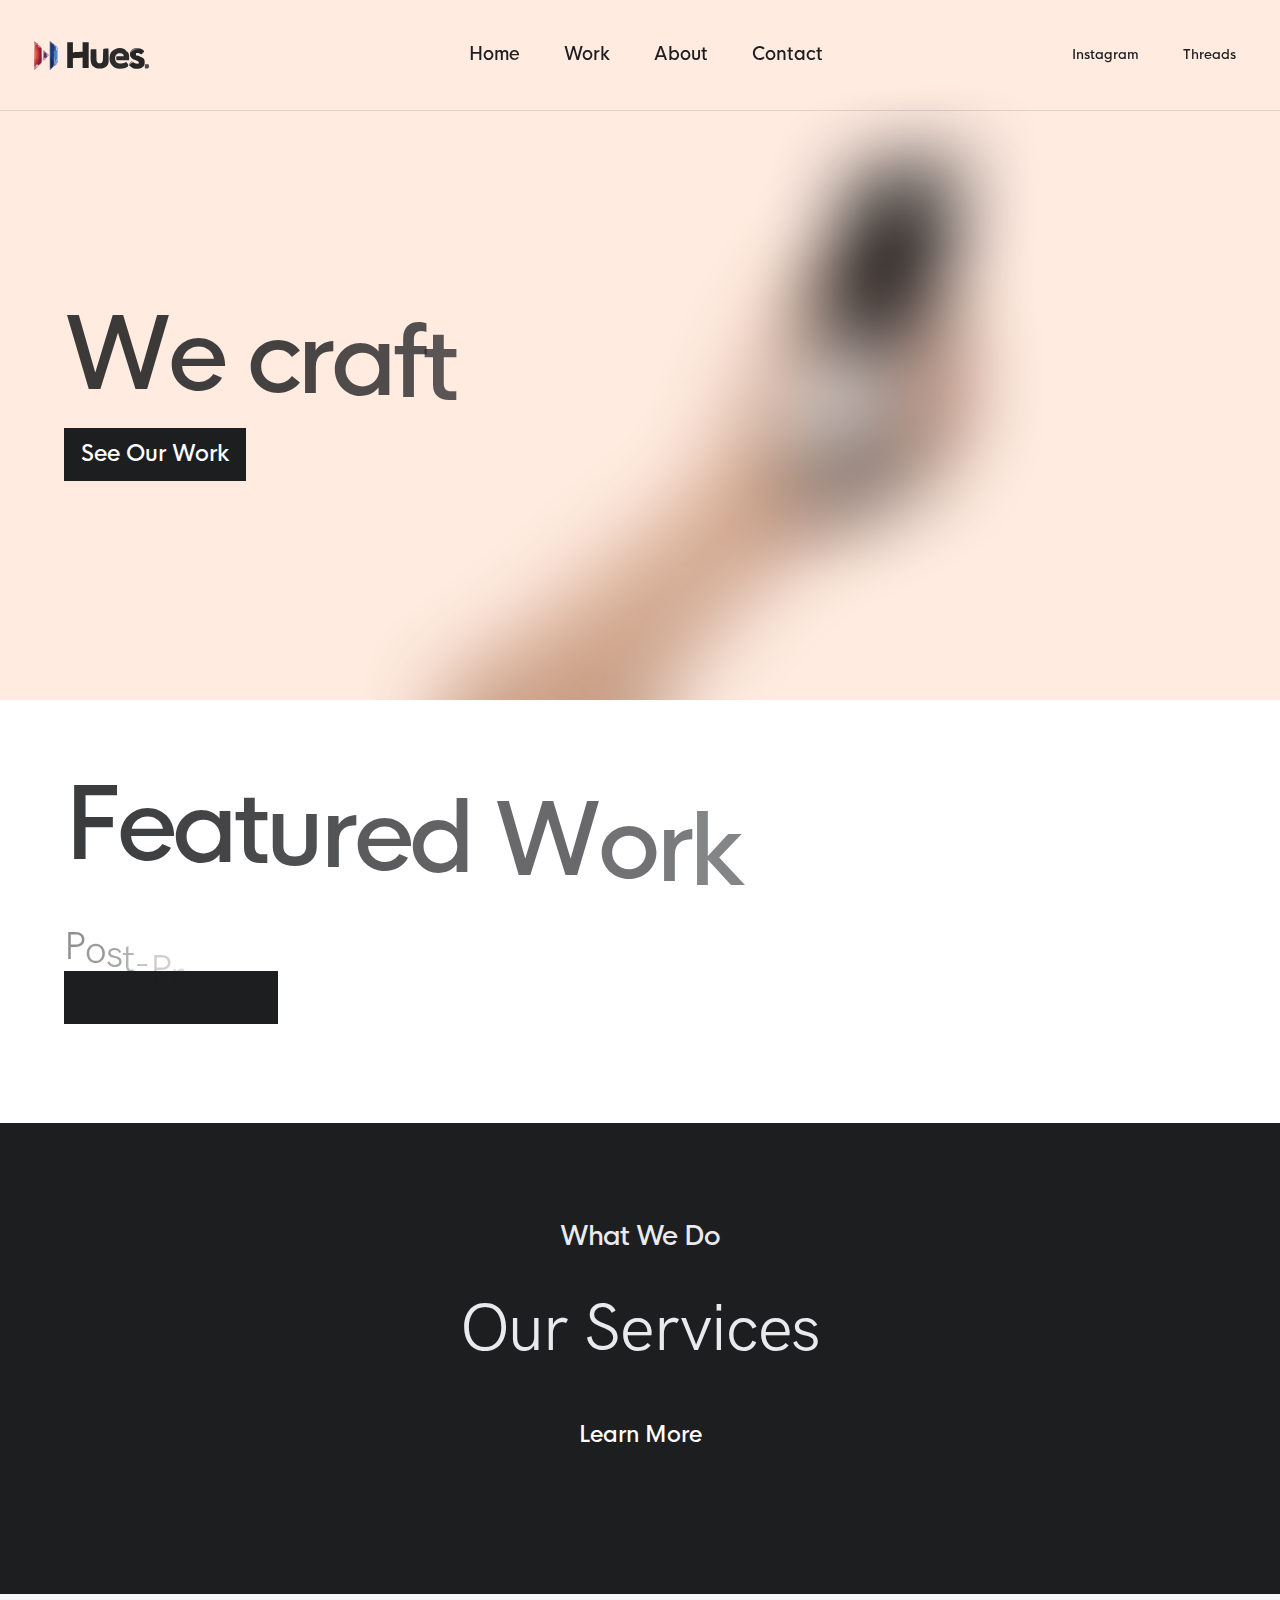
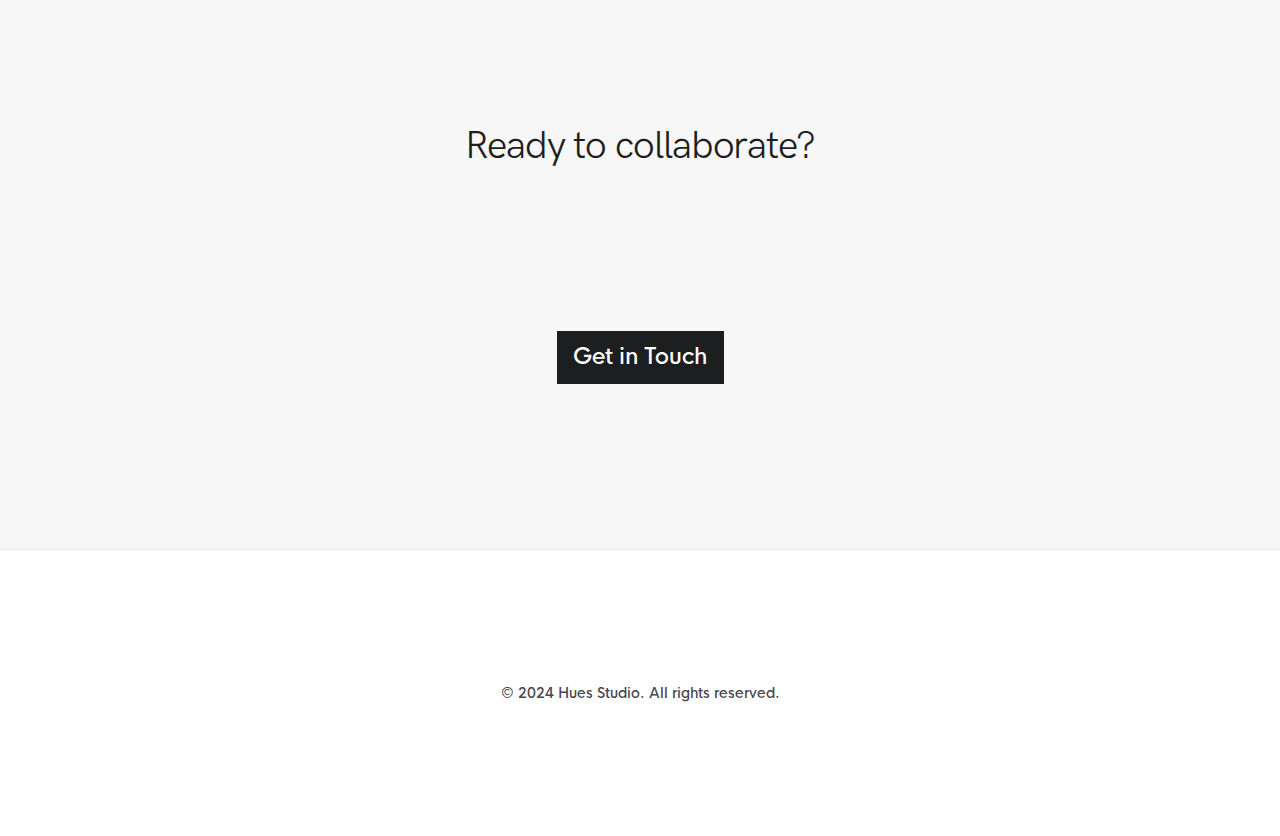
<file: index.html>
<!DOCTYPE html>
<html lang="en">

<head>
  <meta charset="utf-8">
  <meta name="viewport" content="width=device-width, initial-scale=1">
  <title>Hues. — Post Production Excellence</title>
  <meta content="Mumbai's premier post-production studio specializing in color grading, VFX, and finishing" name="description">
  <!-- Styles-->
  <link rel="stylesheet" href="assets/styles/style.css">
  <link rel="stylesheet" href="assets/styles/custom.css">
  <!-- Favicon-->
  <link rel="apple-touch-icon" sizes="180x180" href="assets/images/favicon/apple-touch-icon.png">
  <link rel="icon" type="image/png" sizes="32x32" href="assets/images/favicon/apple-touch-icon.png">
  <link rel="icon" type="image/png" sizes="16x16" href="assets/images/favicon/apple-touch-icon.png">
  <link rel="manifest" href="assets/images/favicon/site.webmanifest">
  <link rel="mask-icon" href="assets/images/favicon/safari-pinned-tab.svg" color="#000000">
  <meta name="msapplication-TileColor" content="#ffffff">
  <meta name="theme-color" content="#ffffff">
</head>

<body>
  <div class="wrapper">
    <!-- Header-->
    <header class="header">
      <a class="brand" href="index.html">
        <img class="default" alt="Hues Studio" src="assets/images/logo-white.svg">
        <!-- <img class="white" alt="Hues Studio" src="assets/images/logo-white.svg"> -->
      </a>
      <!-- Updated Navigation-->
      <ul class="menu main">
        <li class="menu-item"><a class="menu-link" href="index.html">Home</a></li>
        <li class="menu-item"><a class="menu-link" href="work.html">Work</a></li>
        <li class="menu-item"><a class="menu-link" href="about.html">About</a></li>
        <li class="menu-item"><a class="menu-link" href="contact.html">Contact</a></li>
      </ul>
      <!-- About section-->
      <div class="menu about">
        <p>Mumbai's premier post-production studio crafting visual stories with precision and passion.</p>
      </div>
      <!-- Social Navigation-->
      <ul class="menu social">
        <li class="menu-item"><a class="menu-link" href="https://www.instagram.com/hues.post/">Instagram</a></li>
        <li class="menu-item"><a class="menu-link" href="https://www.threads.net/@hues.post">Threads</a></li>
      </ul>
    </header>
    <!-- Burger menu-->
    <div class="burger">
      <hr>
      <hr>
      <hr>
    </div>
    <div class="content">
      <section class="nevo-slider halfscreen">
        <div class="slides">
          <div class="slide color-bg-2">
            <img class="background" src="assets/images/backgrounds/5.png">
            <div class="container">
              <div class="grid vcenter">
                <div class="inner">
                  <h1>
                    <span class="animated-text">We craft </span>
                    <span class="typed color-text-1"></span>
                    <div class="typed-content">
                      <div class="sentence">visual stories.</div>
                      <div class="sentence">emotions.</div>
                      <div class="sentence">experiences.</div>
                    </div>
                  </h1>
                  <a class="button primary" href="work.html">See Our Work</a>
                </div>
              </div>
            </div>
          </div>
        </div>
      </section>

      <!-- Featured Work Preview -->
      <section class="section-size-2">
        <div class="container">
          <div class="grid">
            <div class="column-12 centered animated-text">
              <h1>Featured Work</h1>
              <h4>Post-Production Excellence</h4>
              <div class="space-2"></div>
              <a class="button primary" href="work.html">View All Projects</a>
            </div>
          </div>
        </div>
      </section>

      <!-- Services Preview -->
      <section class="section-size-3 black-bg light-text">
        <div class="container">
          <div class="grid">
            <div class="column-12 text-center">
              <h5>What We Do</h5>
              <h2>Our Services</h2>
              <div class="space-2"></div>
              <a class="button primary" href="about.html#services">Learn More</a>
            </div>
          </div>
        </div>
      </section>

      <!-- Contact Preview -->
      <section class="section-size-4 lighter-bg">
        <div class="container">
          <div class="grid">
            <div class="column-12 text-center">
              <h4>Ready to collaborate?</h4>
              <h1 class="animated-text">Let's Talk</h1>
              <div class="space-2"></div>
              <a class="button primary" href="contact.html">Get in Touch</a>
            </div>
          </div>
        </div>
      </section>
    </div>
    <!-- Footer-->
    <footer class="footer section-size-1 border-top">
      <div class="font-size-1">
        <div>&copy; 2024 Hues Studio. All rights reserved.</div>
      </div>
    </footer>
  </div>
  <!-- Scripts-->
  <!-- Core-->
  <script src="assets/scripts/core.jquery.js"></script>
  <!-- Vendor Plugins-->
  <script src="assets/scripts/plugin.imagesloaded.pkgd.js"></script>
  <script src="assets/scripts/plugin.in-viewport.js"></script>
  <script src="assets/scripts/plugin.animate.js"></script>
  <script src="assets/scripts/plugin.isotope.pkgd.min.js"></script>
  <script src="assets/scripts/plugin.ScrollToPlugin.min.js"></script>
  <script src="assets/scripts/plugin.SplitText.js"></script>
  <script src="assets/scripts/plugin.TweenMax.min.js"></script>
  <script src="assets/scripts/plugin.touchSwipe.min.js"></script>
  <script src="assets/scripts/plugin.typed.min.js"></script>
  <!-- Plugins-->
  <script src="assets/plugins/nevo-slider/nevo-slider.js"></script>
  <script src="assets/plugins/nevo-lightbox/nevo-lightbox.js"></script>
  <script src="assets/scripts/main.functions.js"></script>
</body>

</html>
</file>
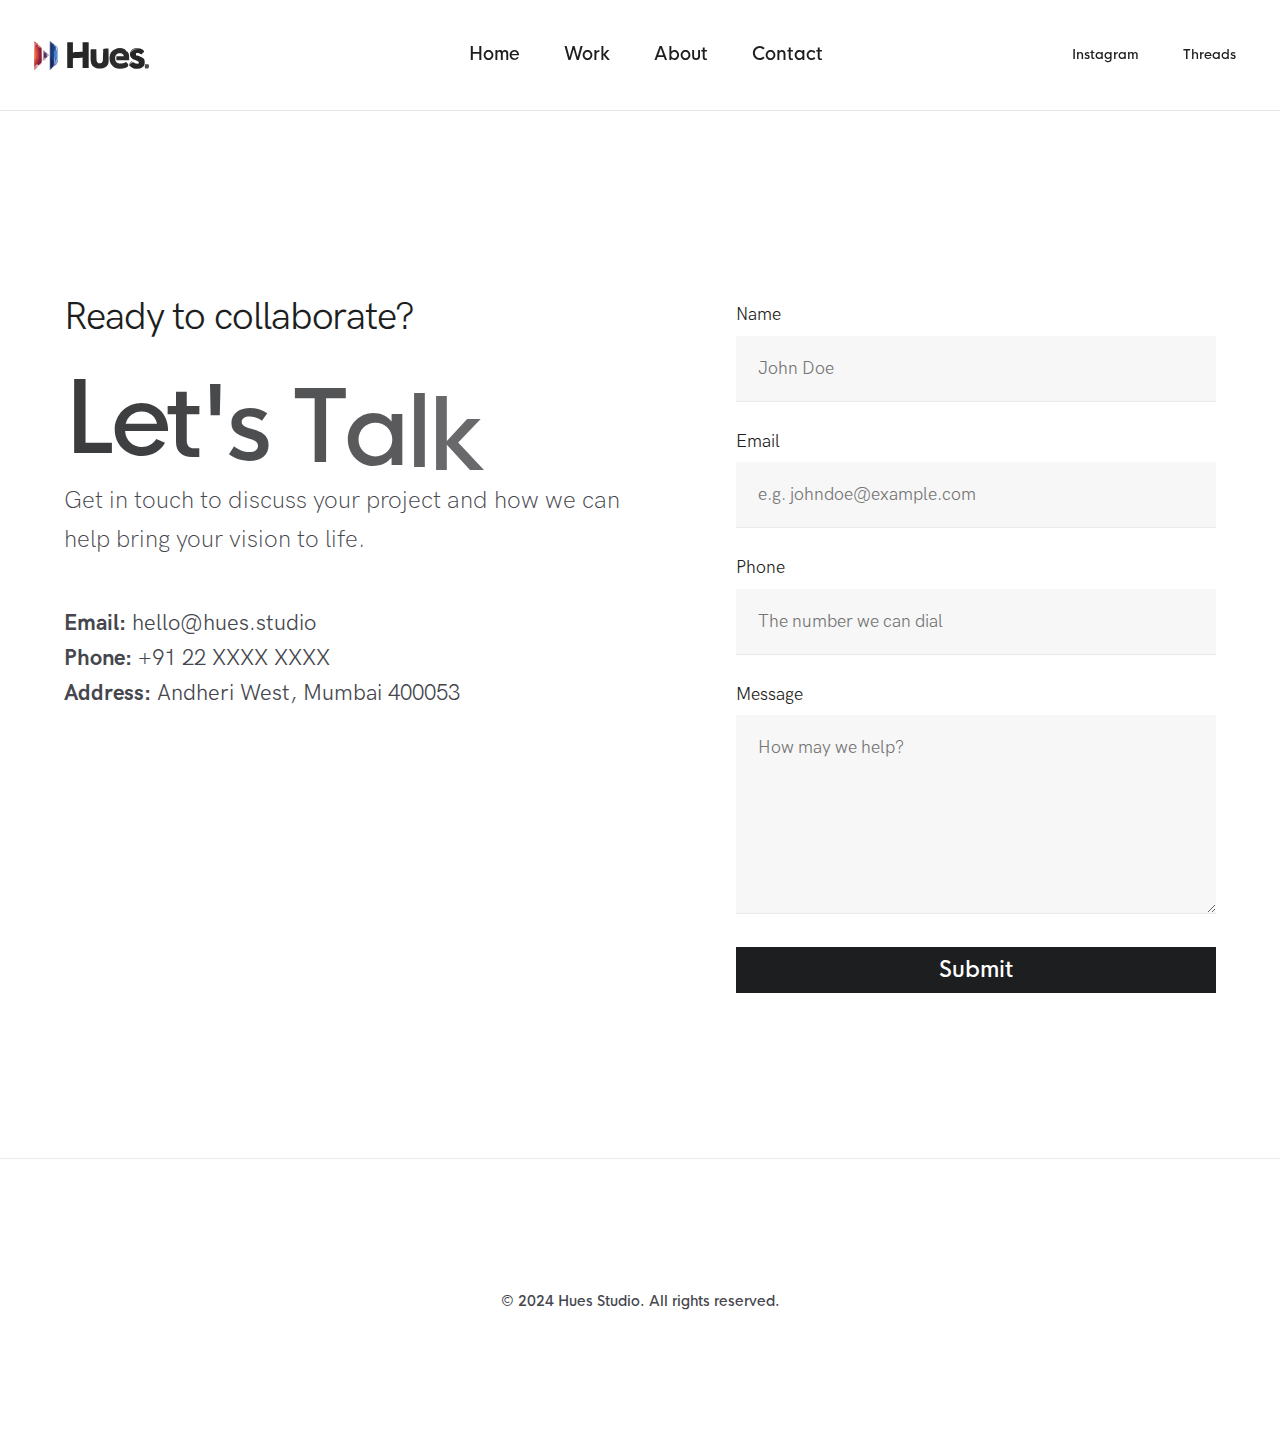
<file: contact.html>
<!DOCTYPE html>
<html lang="en">
<head>
  <meta charset="utf-8">
  <meta name="viewport" content="width=device-width, initial-scale=1">
  <title>Hues. — Contact Us</title>
  <meta content="Get in touch with Hues Studio" name="description">
  <!-- Styles-->
  <link rel="stylesheet" href="assets/styles/style.css">
  <link rel="stylesheet" href="assets/styles/custom.css">
  <!-- Favicon-->
  <link rel="apple-touch-icon" sizes="180x180" href="assets/images/favicon/apple-touch-icon.png">
  <link rel="icon" type="image/png" sizes="32x32" href="assets/images/favicon/apple-touch-icon.png">
  <link rel="icon" type="image/png" sizes="16x16" href="assets/images/favicon/apple-touch-icon.png">
  <link rel="manifest" href="assets/images/favicon/site.webmanifest">
  <link rel="mask-icon" href="assets/images/favicon/safari-pinned-tab.svg" color="#000000">
  <meta name="msapplication-TileColor" content="#ffffff">
  <meta name="theme-color" content="#ffffff">
</head>

<body>
  <div class="wrapper">
    <!-- Header-->
    <header class="header">
      <a class="brand" href="index.html">
        <img class="default" alt="Hues Studio" src="assets/images/logo.svg">
        <img class="white" alt="Hues Studio" src="assets/images/logo-white.svg">
      </a>
      <!-- Navigation-->
      <ul class="menu main">
        <li class="menu-item"><a class="menu-link" href="index.html">Home</a></li>
        <li class="menu-item"><a class="menu-link" href="work.html">Work</a></li>
        <li class="menu-item"><a class="menu-link" href="about.html">About</a></li>
        <li class="menu-item"><a class="menu-link" href="contact.html">Contact</a></li>
      </ul>
      <!-- About section-->
      <div class="menu about">
        <p>Mumbai's premier post-production studio crafting visual stories with precision and passion.</p>
      </div>
      <!-- Social Navigation-->
      <ul class="menu social">
        <li class="menu-item"><a class="menu-link" href="https://www.instagram.com/hues.post/">Instagram</a></li>
        <li class="menu-item"><a class="menu-link" href="https://www.threads.net/@hues.post">Threads</a></li>
      </ul>
    </header>
    
    <!-- Burger menu-->
    <div class="burger">
      <hr>
      <hr>
      <hr>
    </div>

    <div class="content">
      <section class="section-size-4">
        <div class="container">
          <div class="grid">
            <div class="column-6">
              <h4>Ready to collaborate?</h4>
              <h1 class="animated-text">Let's Talk</h1>
              <p>Get in touch to discuss your project and how we can help bring your vision to life.</p>
              <div class="space-3"></div>
              <ul>
                <li><strong>Email:</strong> hello@hues.studio</li>
                <li><strong>Phone:</strong> +91 22 XXXX XXXX</li>
                <li><strong>Address:</strong> Andheri West, Mumbai 400053</li>
              </ul>
            </div>
            <div class="column-5 offset-1">
              <form action="thank-you.html" method="POST">
                <label>Name</label>
                <input name="Name" id="Name" type="text" placeholder="John Doe" required>
                <label>Email</label>
                <input name="Email" id="Email" type="email" placeholder="e.g. johndoe@example.com" required>
                <label>Phone</label>
                <input name="Tel" id="Tel" type="tel" placeholder="The number we can dial">
                <label>Message</label>
                <textarea name="Message" id="Message" placeholder="How may we help?" required></textarea>
                <button class="button primary" type="submit">Submit</button>
              </form>
            </div>
          </div>
        </div>
      </section>
    </div>

    <!-- Footer-->
    <footer class="footer section-size-1 border-top">
      <div class="font-size-1">
        <div>&copy; 2024 Hues Studio. All rights reserved.</div>
      </div>
    </footer>
  </div>

  <!-- Scripts-->
  <!-- Core-->
  <script src="assets/scripts/core.jquery.js"></script>
  <!-- Vendor Plugins-->
  <script src="assets/scripts/plugin.imagesloaded.pkgd.js"></script>
  <script src="assets/scripts/plugin.in-viewport.js"></script>
  <script src="assets/scripts/plugin.animate.js"></script>
  <script src="assets/scripts/plugin.isotope.pkgd.min.js"></script>
  <script src="assets/scripts/plugin.ScrollToPlugin.min.js"></script>
  <script src="assets/scripts/plugin.SplitText.js"></script>
  <script src="assets/scripts/plugin.TweenMax.min.js"></script>
  <script src="assets/scripts/plugin.touchSwipe.min.js"></script>
  <script src="assets/scripts/plugin.typed.min.js"></script>
  <!-- Plugins-->
  <script src="assets/plugins/nevo-slider/nevo-slider.js"></script>
  <script src="assets/plugins/nevo-lightbox/nevo-lightbox.js"></script>
  <script src="assets/scripts/main.functions.js"></script>
</body>
</html>
</file>
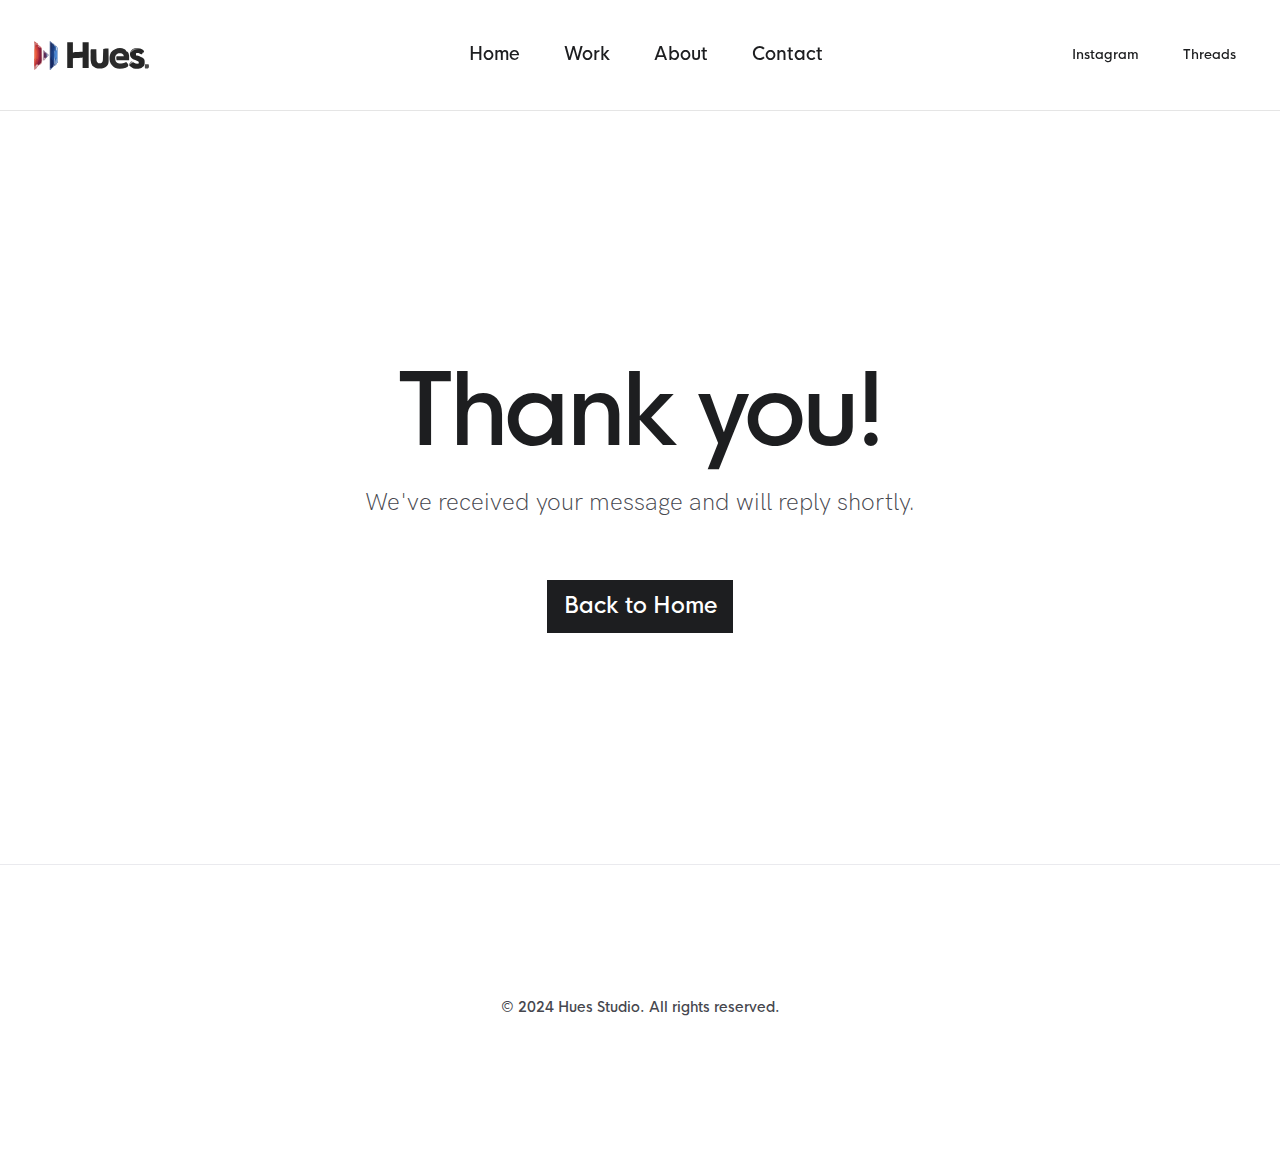
<file: thank-you.html>
<!DOCTYPE html>
<html lang="en">
  <head>
    <meta charset="utf-8">
    <meta name="viewport" content="width=device-width, initial-scale=1">
    <title>Hues. — Thank you</title>
    <meta content="Thank you for contacting Hues Studio" name="description">
    <!-- Styles-->
    <link rel="stylesheet" href="assets/styles/style.css">
    <link rel="stylesheet" href="assets/styles/custom.css">
    <!-- Favicon-->
    <link rel="apple-touch-icon" sizes="180x180" href="assets/images/favicon/apple-touch-icon.png">
    <link rel="icon" type="image/png" sizes="32x32" href="assets/images/favicon/apple-touch-icon.png">
    <link rel="icon" type="image/png" sizes="16x16" href="assets/images/favicon/apple-touch-icon.png">
    <link rel="manifest" href="assets/images/favicon/site.webmanifest">
    <link rel="mask-icon" href="assets/images/favicon/safari-pinned-tab.svg" color="#000000">
    <meta name="msapplication-TileColor" content="#ffffff">
    <meta name="theme-color" content="#ffffff">
  </head>
  <body>
    <div class="wrapper">
      <!-- Header-->
      <header class="header">
        <a class="brand" href="index.html">
          <img class="default" alt="Hues Studio" src="assets/images/logo.svg">
          <img class="white" alt="Hues Studio" src="assets/images/logo-white.svg">
        </a>
        <!-- Navigation-->
        <ul class="menu main">
          <li class="menu-item"><a class="menu-link" href="index.html">Home</a></li>
          <li class="menu-item"><a class="menu-link" href="work.html">Work</a></li>
          <li class="menu-item"><a class="menu-link" href="about.html">About</a></li>
          <li class="menu-item"><a class="menu-link" href="contact.html">Contact</a></li>
        </ul>
        <!-- About section-->
        <div class="menu about">
          <p>Mumbai's premier post-production studio crafting visual stories with precision and passion.</p>
        </div>
        <!-- Social Navigation-->
        <ul class="menu social">
          <li class="menu-item"><a class="menu-link" href="https://www.instagram.com/hues.post/">Instagram</a></li>
          <li class="menu-item"><a class="menu-link" href="https://www.threads.net/@hues.post">Threads</a></li>
        </ul>
      </header>
      <!-- Burger menu-->
      <div class="burger">
        <hr>
        <hr>
        <hr>
      </div>
      <div class="content">
        <section class="section-size-6">
          <div class="container text-center">
            <h1>Thank you!</h1>
            <p>We've received your message and will reply shortly.</p>
            <div class="space-3"></div>
            <a class="button primary" href="index.html">Back to Home</a>
          </div>
        </section>
      </div>
      <!-- Footer-->
      <footer class="footer section-size-1 border-top">
        <div class="font-size-1">
          <div>&copy; 2024 Hues Studio. All rights reserved.</div>
        </div>
      </footer>
    </div>
    <!-- Scripts-->
    <!-- Core-->
    <script src="assets/scripts/core.jquery.js"></script>
    <!-- Vendor Plugins-->
    <script src="assets/scripts/plugin.imagesloaded.pkgd.js"></script>
    <script src="assets/scripts/plugin.in-viewport.js"></script>
    <script src="assets/scripts/plugin.animate.js"></script>
    <script src="assets/scripts/plugin.isotope.pkgd.min.js"></script>
    <script src="assets/scripts/plugin.ScrollToPlugin.min.js"></script>
    <script src="assets/scripts/plugin.SplitText.js"></script>
    <script src="assets/scripts/plugin.TweenMax.min.js"></script>
    <script src="assets/scripts/plugin.touchSwipe.min.js"></script>
    <script src="assets/scripts/plugin.typed.min.js"></script>
    <!-- Plugins-->
    <script src="assets/plugins/nevo-slider/nevo-slider.js"></script>
    <script src="assets/plugins/nevo-lightbox/nevo-lightbox.js"></script>
    <script src="assets/scripts/main.functions.js"></script>
  </body>
</html>
</file>
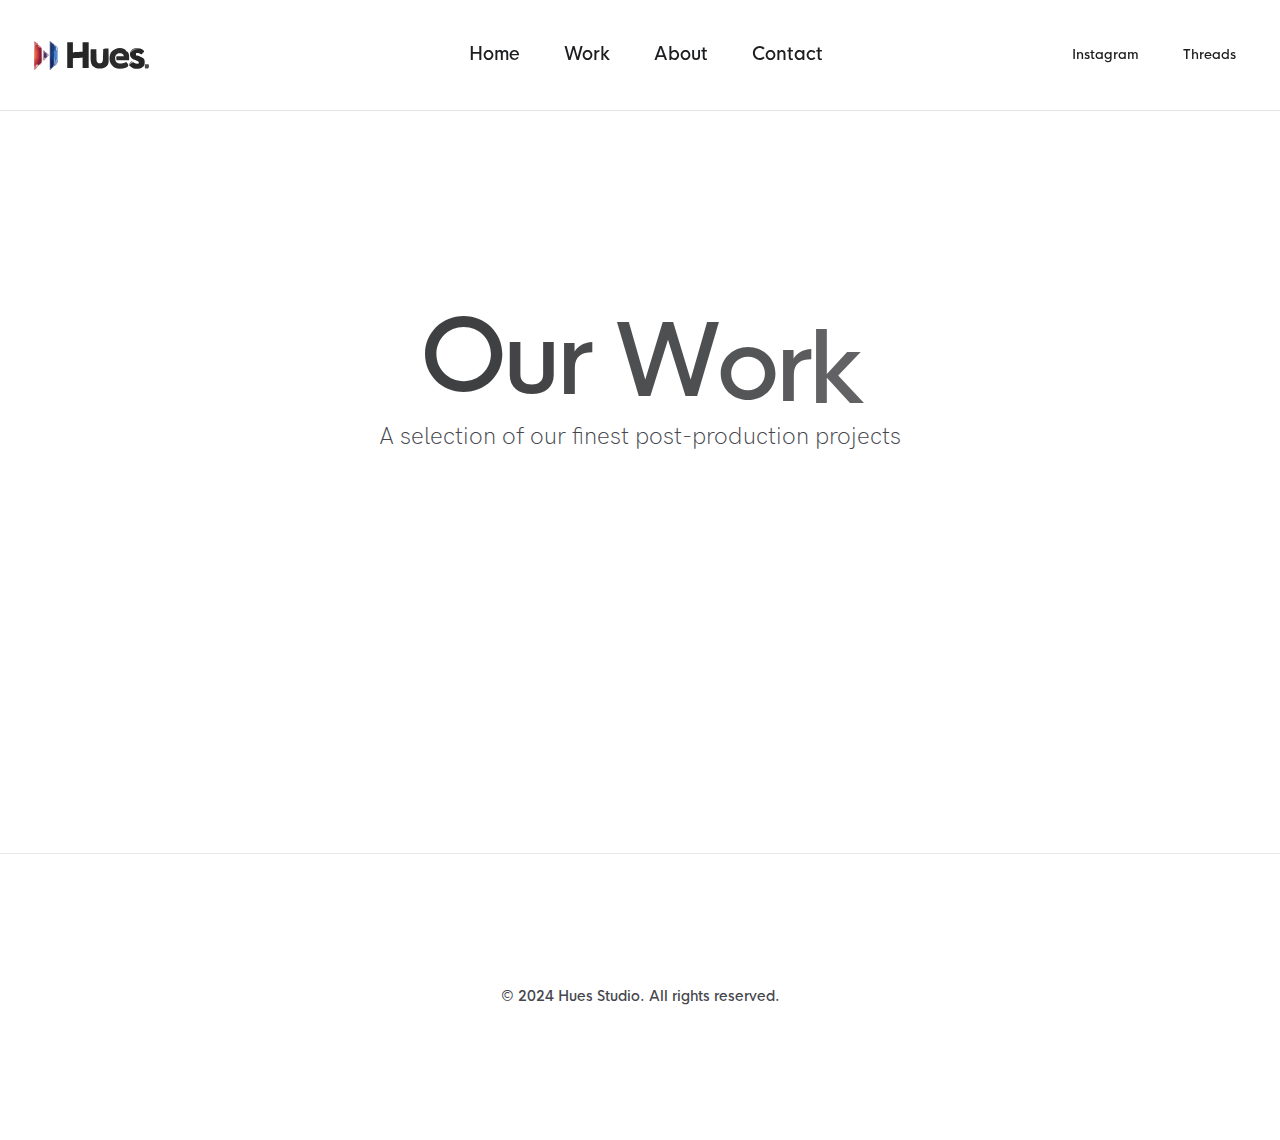
<file: work.html>
<!DOCTYPE html>
<html lang="en">

<head>
  <meta charset="utf-8">
  <meta name="viewport" content="width=device-width, initial-scale=1">
  <title>Hues. — Our Work</title>
  <meta content="Portfolio of post-production work by Hues Studio" name="description">
  <!-- Styles-->
  <link rel="stylesheet" href="assets/styles/style.css">
  <link rel="stylesheet" href="assets/styles/custom.css">
  <!-- Favicon-->
  <link rel="apple-touch-icon" sizes="180x180" href="assets/images/favicon/apple-touch-icon.png">
  <link rel="icon" type="image/png" sizes="32x32" href="assets/images/favicon/apple-touch-icon.png">
  <link rel="icon" type="image/png" sizes="16x16" href="assets/images/favicon/apple-touch-icon.png">
  <link rel="manifest" href="assets/images/favicon/site.webmanifest">
  <link rel="mask-icon" href="assets/images/favicon/safari-pinned-tab.svg" color="#000000">
  <meta name="msapplication-TileColor" content="#ffffff">
  <meta name="theme-color" content="#ffffff">
</head>

<body>
  <div class="wrapper">
    <!-- Header-->
    <header class="header">
      <a class="brand" href="index.html">
        <img class="default" alt="Hues Studio" src="assets/images/logo.svg">
        <img class="white" alt="Hues Studio" src="assets/images/logo-white.svg">
      </a>
      <!-- Navigation-->
      <ul class="menu main">
        <li class="menu-item"><a class="menu-link" href="index.html">Home</a></li>
        <li class="menu-item"><a class="menu-link" href="work.html">Work</a></li>
        <li class="menu-item"><a class="menu-link" href="about.html">About</a></li>
        <li class="menu-item"><a class="menu-link" href="contact.html">Contact</a></li>
      </ul>
      <!-- About section-->
      <div class="menu about">
        <p>Mumbai's premier post-production studio crafting visual stories with precision and passion.</p>
      </div>
      <!-- Social Navigation-->
      <ul class="menu social">
        <li class="menu-item"><a class="menu-link" href="https://www.instagram.com/hues.post/">Instagram</a></li>
        <li class="menu-item"><a class="menu-link" href="https://www.threads.net/@hues.post">Threads</a></li>
      </ul>
    </header>

    <!-- Burger menu-->
    <div class="burger">
      <hr>
      <hr>
      <hr>
    </div>

    <div class="content">
      <!-- Portfolio Grid Section -->
      <section class="section-size-4">
        <div class="container">
          <div class="grid">
            <div class="column-12 text-center">
              <h1 class="animated-text">Our Work</h1>
              <p>A selection of our finest post-production projects</p>
            </div>
          </div>
        </div>
      </section>

      <!-- Portfolio Items -->
      <section class="section-size-4">
        <div class="container">
          <div class="grid masonry columns-3">
            <!-- Portfolio items will be added here -->
          </div>
        </div>
      </section>
    </div>

    <!-- Footer-->
    <footer class="footer section-size-1 border-top">
      <div class="font-size-1">
        <div>&copy; 2024 Hues Studio. All rights reserved.</div>
      </div>
    </footer>
  </div>

  <!-- Scripts-->
  <!-- Core-->
  <script src="assets/scripts/core.jquery.js"></script>
  <!-- Vendor Plugins-->
  <script src="assets/scripts/plugin.imagesloaded.pkgd.js"></script>
  <script src="assets/scripts/plugin.in-viewport.js"></script>
  <script src="assets/scripts/plugin.animate.js"></script>
  <script src="assets/scripts/plugin.isotope.pkgd.min.js"></script>
  <script src="assets/scripts/plugin.ScrollToPlugin.min.js"></script>
  <script src="assets/scripts/plugin.SplitText.js"></script>
  <script src="assets/scripts/plugin.TweenMax.min.js"></script>
  <script src="assets/scripts/plugin.touchSwipe.min.js"></script>
  <script src="assets/scripts/plugin.typed.min.js"></script>
  <!-- Plugins-->
  <script src="assets/plugins/nevo-slider/nevo-slider.js"></script>
  <script src="assets/plugins/nevo-lightbox/nevo-lightbox.js"></script>
  <script src="assets/scripts/main.functions.js"></script>
</body>

</html>
</file>
<file: assets/styles/style.css>
/*

    Nevo Template Styles
    Version 2.0.2
    By ThemeVillain
    https://themevillain.com/

    /////////////////////////

        Table of Contents

    /////////////////////////

        1. Vendor
        2. Configurations
        3. Elements
        4. Helper Classes

    ////////////////////////

    // Thank you for your purchase!
    // & Happy coding!

    // Have questions?
    // Ask support@themevillain.com

*/
/* 1. Vendor */
/*

	Nevo Lightbox CSS
	Version 1.0

*/
#lightbox {
    position: fixed;
    top: 0;
    left: 0;
    width: 100%;
    height: 100%;
    z-index: 999997;
    display: none;
  }
  
  #lightbox .bg {
    position: absolute;
    top: 0;
    left: 0;
    width: 100%;
    height: 100%;
    background: black;
    opacity: .5;
    display: none;
    z-index: -1;
    cursor: zoom-out;
  }
  
  #lightbox .loader, #lightbox html:after {
    height: 40px;
    width: 40px;
    position: absolute;
    left: 50%;
    top: 50%;
    margin-top: -20px;
    margin-left: -20px;
  }
  
  html body #lightbox img {
    max-width: 9999999px !important;
    z-index: 2;
  }
  
  html body #lightbox img.zoomable {
    cursor: zoom-in;
  }
  
  html body #lightbox img.zoomable.zoomed {
    cursor: zoom-out;
  }
  
  .prev-lightbox-item, .next-lightbox-item {
    position: fixed;
    top: 50%;
    background-color: black;
    height: 60px;
    width: 60px;
    margin-top: -30px;
    z-index: 999999;
    cursor: pointer;
  }
  
  .prev-lightbox-item:after, .prev-lightbox-item:before, .next-lightbox-item:after, .next-lightbox-item:before {
    content: '';
    position: absolute;
    display: block;
    width: 20px;
    height: 1px;
    top: 50%;
    left: 50%;
    margin-left: -7px;
    background: white;
  }
  
  .prev-lightbox-item:before, .next-lightbox-item:before {
    transform: rotate(45deg);
    margin-top: -7px;
  }
  
  .prev-lightbox-item:after, .next-lightbox-item:after {
    transform: rotate(-45deg);
    margin-top: 7px;
  }
  
  .prev-lightbox-item {
    transform: rotate(180deg) translateY(-5px);
    left: 0;
    transition: left .3s;
  }
  
  .next-lightbox-item {
    transform: translateY(5px);
    right: 0;
    transition: right .3s;
  }
  
  .close-lightbox {
    height: 60px;
    width: 60px;
    position: fixed;
    top: 0;
    right: 0;
    z-index: 99999999;
    background: black;
    cursor: pointer;
  }
  
  .close-lightbox:after, .close-lightbox:before {
    content: '';
    position: absolute;
    display: block;
    width: 30px;
    height: 1px;
    top: 50%;
    left: 50%;
    margin-left: -14px;
    background: white;
  }
  
  .close-lightbox:before {
    transform: rotate(45deg);
    margin-top: 0;
  }
  
  .close-lightbox:after {
    transform: rotate(-45deg);
    margin-top: 0;
  }
  
  .close-lightbox,
  .prev-lightbox-item,
  .next-lightbox-item {
    transition: background-color .4s;
  }
  
  .close-lightbox:hover,
  .prev-lightbox-item:hover,
  .next-lightbox-item:hover {
    background-color: #333;
  }
  
  /*
  
  Nevo Slider CSS
  Version 1.0
  Made by ThemeVillain
  
  */
  .nevo-slider {
    position: relative;
    overflow: hidden;
  }
  
  .nevo-slider.fullscreen,
  .nevo-slider.fullscreen .slides,
  .nevo-slider.fullscreen .slide,
  .nevo-slider.fullscreen .slide .container {
    height: 100vh;
  }
  
  .nevo-slider.halfscreen,
  .nevo-slider.halfscreen .slides,
  .nevo-slider.halfscreen .slide,
  .nevo-slider.halfscreen .slide .container {
    height: calc(50vh + 5rem);
    min-height: 700px;
  }
  
  @media screen and (max-width: 1024px) {
    .nevo-slider.halfscreen,
    .nevo-slider.halfscreen .slides,
    .nevo-slider.halfscreen .slide,
    .nevo-slider.halfscreen .slide .container {
      min-height: auto;
    }
  }
  
  .content > .nevo-slider.fullscreen:first-child,
  .content > .nevo-slider.halfscreen:first-child {
    margin-top: -5rem;
  }
  
  .nevo-slider[data-direction=left] {
    cursor: url('data:image/svg+xml;utf8,<svg width="22px" height="39px" viewBox="0 0 22 39" version="1.1" xmlns="http://www.w3.org/2000/svg" xmlns:xlink="http://www.w3.org/1999/xlink"><!-- Generator:Sketch 46.2 (44496) - http://www.bohemiancoding.com/sketch --><desc>Created with Sketch.</desc><defs></defs><g id="Page-1" stroke="none" stroke-width="1" fill="none" fill-rule="evenodd" stroke-linecap="square"><g id="Group" transform="translate(2.000000, 1.000000)" stroke-width="2"><path d="M3.55271368e-15,1 L17.5277564,18.5277564" id="Line-2" stroke-opacity="0.25" stroke="#FFFFFF"></path><path d="M3.55271368e-15,18 L17.5277564,35.5277564" id="Line-2" stroke-opacity="0.25" stroke="#FFFFFF" transform="translate(9.000000, 27.000000) scale(1, -1) translate(-9.000000, -27.000000) "></path><path d="M0.5,0.5 L18.5277564,18.5277564" id="Line-2" stroke="#333333"></path><path d="M0.5,18.5 L18.5277564,36.5277564" id="Line-2" stroke="#333333" transform="translate(9.500000, 27.500000) scale(1, -1) translate(-9.500000, -27.500000) "></path></g></g></svg>') 5 -25, e-resize;
  }
  
  .nevo-slider[data-direction=left] .light-text {
    cursor: url('data:image/svg+xml;utf8,<svg width="22px" height="39px" viewBox="0 0 22 39" version="1.1" xmlns="http://www.w3.org/2000/svg" xmlns:xlink="http://www.w3.org/1999/xlink"><!-- Generator:Sketch 46.2 (44496) - http://www.bohemiancoding.com/sketch --><desc>Created with Sketch.</desc><defs></defs><g id="Page-1" stroke="none" stroke-width="1" fill="none" fill-rule="evenodd" stroke-linecap="square"><g id="Group" transform="translate(2.000000, 1.000000)" stroke-width="2"><path d="M3.55271368e-15,1 L17.5277564,18.5277564" id="Line-2" stroke-opacity="0.25" stroke="#333333"></path><path d="M3.55271368e-15,18 L17.5277564,35.5277564" id="Line-2" stroke-opacity="0.25" stroke="#333333" transform="translate(9.000000, 27.000000) scale(1, -1) translate(-9.000000, -27.000000) "></path><path d="M0.5,0.5 L18.5277564,18.5277564" id="Line-2" stroke="#FFFFFF"></path><path d="M0.5,18.5 L18.5277564,36.5277564" id="Line-2" stroke="#FFFFFF" transform="translate(9.500000, 27.500000) scale(1, -1) translate(-9.500000, -27.500000) "></path></g></g></svg>') 5 -25, e-resize;
  }
  
  .nevo-slider[data-direction=right] {
    cursor: url('data:image/svg+xml;utf8,<svg width="22px" height="39px" viewBox="0 0 22 39" version="1.1" xmlns="http://www.w3.org/2000/svg" xmlns:xlink="http://www.w3.org/1999/xlink"><!-- Generator:Sketch 46.2 (44496) - http://www.bohemiancoding.com/sketch --><desc>Created with Sketch.</desc><defs></defs><g id="Page-1" stroke="none" stroke-width="1" fill="none" fill-rule="evenodd" stroke-linecap="square"><g id="Group" transform="translate(10.500000, 19.500000) scale(-1, 1) translate(-10.500000, -19.500000) translate(1.000000, 1.000000)" stroke-width="2"><path d="M3.55271368e-15,1 L17.5277564,18.5277564" id="Line-2" stroke-opacity="0.25" stroke="#FFFFFF"></path><path d="M3.55271368e-15,18 L17.5277564,35.5277564" id="Line-2" stroke-opacity="0.25" stroke="#FFFFFF" transform="translate(9.000000, 27.000000) scale(1, -1) translate(-9.000000, -27.000000) "></path><path d="M0.5,0.5 L18.5277564,18.5277564" id="Line-2" stroke="#333333"></path><path d="M0.5,18.5 L18.5277564,36.5277564" id="Line-2" stroke="#333333" transform="translate(9.500000, 27.500000) scale(1, -1) translate(-9.500000, -27.500000) "></path></g></g></svg>') 5 -25, w-resize;
  }
  
  .nevo-slider[data-direction=right] .light-text {
    cursor: url('data:image/svg+xml;utf8,<svg width="22px" height="39px" viewBox="0 0 22 39" version="1.1" xmlns="http://www.w3.org/2000/svg" xmlns:xlink="http://www.w3.org/1999/xlink"><!-- Generator:Sketch 46.2 (44496) - http://www.bohemiancoding.com/sketch --><desc>Created with Sketch.</desc><defs></defs><g id="Page-1" stroke="none" stroke-width="1" fill="none" fill-rule="evenodd" stroke-linecap="square"><g id="Group" transform="translate(10.500000, 19.500000) scale(-1, 1) translate(-10.500000, -19.500000) translate(1.000000, 1.000000)" stroke-width="2"><path d="M3.55271368e-15,1 L17.5277564,18.5277564" id="Line-2" stroke-opacity="0.25" stroke="#FFFFFF"></path><path d="M3.55271368e-15,18 L17.5277564,35.5277564" id="Line-2" stroke-opacity="0.25" stroke="#FFFFFF" transform="translate(9.000000, 27.000000) scale(1, -1) translate(-9.000000, -27.000000) "></path><path d="M0.5,0.5 L18.5277564,18.5277564" id="Line-2" stroke="#FFFFFF"></path><path d="M0.5,18.5 L18.5277564,36.5277564" id="Line-2" stroke="#FFFFFF" transform="translate(9.500000, 27.500000) scale(1, -1) translate(-9.500000, -27.500000) "></path></g></g></svg>') 5 -25, w-resize;
  }
  
  .nevo-slider .slides {
    height: 100%;
  }
  
  .nevo-slider .slides .slide {
    background-size: cover;
    background-position: center;
  }
  
  .nevo-slider .slides .slide.is-dark {
    background-color: #1d1e20;
  }
  
  .nevo-slider .slides .slide.is-dark .is-background {
    opacity: .4;
  }
  
  .nevo-slider .slides {
    display: flex;
    flex-wrap: nowrap;
    width: 100%;
  }
  
  .nevo-slider .slides .slide {
    width: 100%;
    flex-shrink: 0;
    white-space: normal;
    overflow: hidden;
    position: relative;
    z-index: 1;
  }
  
  /* 2. Configurations */
  /* http://meyerweb.com/eric/tools/css/reset/ 
   *
   * v2.0 | 20110126
   *
   * License: none (public domain) */
  html, body, div, span, applet, object, iframe,
  h1, h2, h3, h4, h5, h6, p, blockquote, pre,
  a, abbr, acronym, address, big, cite, code,
  del, dfn, em, img, ins, kbd, q, s, samp,
  small, strike, strong, sub, sup, tt, var,
  b, u, i, center,
  dl, dt, dd, ol, ul, li,
  fieldset, form, label, legend,
  table, caption, tbody, tfoot, thead, tr, th, td,
  article, aside, canvas, details, embed,
  figure, figcaption, footer, header, hgroup,
  menu, nav, output, ruby, section, summary,
  time, mark, audio, video {
    margin: 0;
    padding: 0;
    border: 0;
    font-size: 100%;
    font: inherit;
    vertical-align: baseline;
  }
  
  /* HTML5 display-role reset for older browsers */
  article, aside, details, figcaption, figure,
  footer, header, hgroup, menu, nav, section {
    display: block;
  }
  
  body {
    line-height: 1;
  }
  
  ol, ul {
    list-style: none;
  }
  
  blockquote, q {
    quotes: none;
  }
  
  blockquote:before, blockquote:after,
  q:before, q:after {
    content: "";
    content: none;
  }
  
  table {
    border-collapse: collapse;
    border-spacing: 0;
  }
  
  @media screen and (min-width: 1024px) {
    .animated {
      opacity: 0;
      transform: translateY(20px);
      transition: opacity 1s, transform 1s;
    }
    .animated.has-animated {
      opacity: 1;
      transform: translateY(0);
    }
    .grid-item .thumb {
      opacity: 0;
      transform: translateY(20px);
      transition: all 1s;
    }
    .grid-item.has-animated .thumb {
      opacity: 1;
      transform: translateY(0);
    }
    .animated-text {
      opacity: 0;
      user-select: none;
    }
  }
  
  @keyframes backgroundZoom {
    0% {
      transform: scale(1);
    }
    1% {
      transform: scale(1.0);
    }
    50% {
      transform: scale(1.3);
    }
    99% {
      transform: scale(1.0);
    }
    100% {
      transform: scale(1);
    }
  }
  
  @keyframes rotate {
    0% {
      transform: rotate(0);
    }
    100% {
      transform: rotate(360deg);
    }
  }
  
  @keyframes slide-in {
    0% {
      transform: translateX(-130%) skewX(0);
    }
    100% {
      transform: translateX(0) skewX(-10deg);
    }
  }
  
  @keyframes slide-out {
    0% {
      transform: translateX(0) skewX(-10deg);
    }
    100% {
      transform: translateX(130%) skewX(0);
    }
  }
  
  .background-zoom {
    overflow: hidden;
  }
  
  .background-zoom .background {
    animation: backgroundZoom 25s infinite linear both;
  }
  
  /* Includes */
  @font-face {
    font-family: 'hk-carta';
    font-style: normal;
    font-weight: 400;
    src: url(../fonts/hk-carta/HKCarta-Regular.woff2) format("woff2"), url(../fonts/hk-carta/HKCarta-Regular.woff) format("woff"), url(../fonts/hk-carta/HKCarta-Regular.eot) format("eot");
  }
  
  @font-face {
    font-family: 'hk-nova';
    font-style: normal;
    font-weight: 500;
    src: url(../fonts/hk-nova/HKNova-Medium.woff2) format("woff2"), url(../fonts/hk-nova/HKNova-Medium.woff) format("woff"), url(../fonts/hk-nova/HKNova-Medium.eot) format("eot");
  }
  
  @font-face {
    font-family: 'hk-grotesk';
    font-style: normal;
    font-weight: 300;
    src: url(../fonts/hk-grotesk/HKGrotesk-Light.woff2) format("woff2"), url(../fonts/hk-grotesk/HKGrotesk-Light.woff) format("woff"), url(../fonts/hk-grotesk/HKGrotesk-Light.eot) format("eot");
  }
  
  @font-face {
    font-family: 'hk-grotesk';
    font-style: normal;
    font-weight: 400;
    src: url(../fonts/hk-grotesk/HKGrotesk-Regular.woff2) format("woff2"), url(../fonts/hk-grotesk/HKGrotesk-Regular.woff) format("woff"), url(../fonts/hk-grotesk/HKGrotesk-Regular.eot) format("eot");
  }
  
  @font-face {
    font-family: 'hk-grotesk';
    font-style: normal;
    font-weight: 500;
    src: url(../fonts/hk-grotesk/HKGrotesk-SemiBold.woff2) format("woff2"), url(../fonts/hk-grotesk/HKGrotesk-SemiBold.woff) format("woff"), url(../fonts/hk-grotesk/HKGrotesk-SemiBold.eot) format("eot");
  }
  
  @font-face {
    font-family: 'hk-grotesk';
    font-style: normal;
    font-weight: 700;
    src: url(../fonts/hk-grotesk/HKGrotesk-Bold.woff2) format("woff2"), url(../fonts/hk-grotesk/HKGrotesk-Bold.woff) format("woff"), url(../fonts/hk-grotesk/HKGrotesk-Bold.eot) format("eot");
  }
  
  .grid {
    display: flex;
    flex-wrap: wrap;
  }
  
  .grid.masonry {
    margin: 0 -1.75rem;
  }
  
  .grid.no-space {
    margin: 0 !important;
  }
  
  .column-1 {
    width: 8.33333%;
  }
  
  .columns-1 .column {
    width: 100%;
  }
  
  .offset-1 {
    margin-left: 8.33333%;
  }
  
  @media screen and (max-width: 1024px) and (min-width: 850px) {
    .offset-1 {
      margin-left: 0;
    }
    .column-tablet-1 {
      width: 8.33333% !important;
    }
    .columns-tablet-1 .column {
      width: 100% !important;
    }
  }
  
  @media screen and (max-width: 850px) {
    .offset-1 {
      margin-left: 0 !important;
    }
    .columns-1 .column, .column-1 {
      width: 100%;
    }
    .column-mobile-1 {
      width: 8.33333% !important;
    }
    .columns-mobile-1 .column {
      width: 100% !important;
    }
  }
  
  .column-2 {
    width: 16.66667%;
  }
  
  .columns-2 .column {
    width: 50%;
  }
  
  .offset-2 {
    margin-left: 16.66667%;
  }
  
  @media screen and (max-width: 1024px) and (min-width: 850px) {
    .offset-2 {
      margin-left: 0;
    }
    .column-tablet-2 {
      width: 16.66667% !important;
    }
    .columns-tablet-2 .column {
      width: 50% !important;
    }
  }
  
  @media screen and (max-width: 850px) {
    .offset-2 {
      margin-left: 0 !important;
    }
    .columns-2 .column, .column-2 {
      width: 100%;
    }
    .column-mobile-2 {
      width: 16.66667% !important;
    }
    .columns-mobile-2 .column {
      width: 50% !important;
    }
  }
  
  .column-3 {
    width: 25%;
  }
  
  .columns-3 .column {
    width: 33.33333%;
  }
  
  .offset-3 {
    margin-left: 25%;
  }
  
  @media screen and (max-width: 1024px) and (min-width: 850px) {
    .offset-3 {
      margin-left: 0;
    }
    .column-tablet-3 {
      width: 25% !important;
    }
    .columns-tablet-3 .column {
      width: 33.33333% !important;
    }
  }
  
  @media screen and (max-width: 850px) {
    .offset-3 {
      margin-left: 0 !important;
    }
    .columns-3 .column, .column-3 {
      width: 100%;
    }
    .column-mobile-3 {
      width: 25% !important;
    }
    .columns-mobile-3 .column {
      width: 33.33333% !important;
    }
  }
  
  .column-4 {
    width: 33.33333%;
  }
  
  .columns-4 .column {
    width: 25%;
  }
  
  .offset-4 {
    margin-left: 33.33333%;
  }
  
  @media screen and (max-width: 1024px) and (min-width: 850px) {
    .offset-4 {
      margin-left: 0;
    }
    .column-tablet-4 {
      width: 33.33333% !important;
    }
    .columns-tablet-4 .column {
      width: 25% !important;
    }
  }
  
  @media screen and (max-width: 850px) {
    .offset-4 {
      margin-left: 0 !important;
    }
    .columns-4 .column, .column-4 {
      width: 100%;
    }
    .column-mobile-4 {
      width: 33.33333% !important;
    }
    .columns-mobile-4 .column {
      width: 25% !important;
    }
  }
  
  .column-5 {
    width: 41.66667%;
  }
  
  .columns-5 .column {
    width: 20%;
  }
  
  .offset-5 {
    margin-left: 41.66667%;
  }
  
  @media screen and (max-width: 1024px) and (min-width: 850px) {
    .offset-5 {
      margin-left: 0;
    }
    .column-tablet-5 {
      width: 41.66667% !important;
    }
    .columns-tablet-5 .column {
      width: 20% !important;
    }
  }
  
  @media screen and (max-width: 850px) {
    .offset-5 {
      margin-left: 0 !important;
    }
    .columns-5 .column, .column-5 {
      width: 100%;
    }
    .column-mobile-5 {
      width: 41.66667% !important;
    }
    .columns-mobile-5 .column {
      width: 20% !important;
    }
  }
  
  .column-6 {
    width: 50%;
  }
  
  .columns-6 .column {
    width: 16.66667%;
  }
  
  .offset-6 {
    margin-left: 50%;
  }
  
  @media screen and (max-width: 1024px) and (min-width: 850px) {
    .offset-6 {
      margin-left: 0;
    }
    .column-tablet-6 {
      width: 50% !important;
    }
    .columns-tablet-6 .column {
      width: 16.66667% !important;
    }
  }
  
  @media screen and (max-width: 850px) {
    .offset-6 {
      margin-left: 0 !important;
    }
    .columns-6 .column, .column-6 {
      width: 100%;
    }
    .column-mobile-6 {
      width: 50% !important;
    }
    .columns-mobile-6 .column {
      width: 16.66667% !important;
    }
  }
  
  .column-7 {
    width: 58.33333%;
  }
  
  .columns-7 .column {
    width: 14.28571%;
  }
  
  .offset-7 {
    margin-left: 58.33333%;
  }
  
  @media screen and (max-width: 1024px) and (min-width: 850px) {
    .offset-7 {
      margin-left: 0;
    }
    .column-tablet-7 {
      width: 58.33333% !important;
    }
    .columns-tablet-7 .column {
      width: 14.28571% !important;
    }
  }
  
  @media screen and (max-width: 850px) {
    .offset-7 {
      margin-left: 0 !important;
    }
    .columns-7 .column, .column-7 {
      width: 100%;
    }
    .column-mobile-7 {
      width: 58.33333% !important;
    }
    .columns-mobile-7 .column {
      width: 14.28571% !important;
    }
  }
  
  .column-8 {
    width: 66.66667%;
  }
  
  .columns-8 .column {
    width: 12.5%;
  }
  
  .offset-8 {
    margin-left: 66.66667%;
  }
  
  @media screen and (max-width: 1024px) and (min-width: 850px) {
    .offset-8 {
      margin-left: 0;
    }
    .column-tablet-8 {
      width: 66.66667% !important;
    }
    .columns-tablet-8 .column {
      width: 12.5% !important;
    }
  }
  
  @media screen and (max-width: 850px) {
    .offset-8 {
      margin-left: 0 !important;
    }
    .columns-8 .column, .column-8 {
      width: 100%;
    }
    .column-mobile-8 {
      width: 66.66667% !important;
    }
    .columns-mobile-8 .column {
      width: 12.5% !important;
    }
  }
  
  .column-9 {
    width: 75%;
  }
  
  .columns-9 .column {
    width: 11.11111%;
  }
  
  .offset-9 {
    margin-left: 75%;
  }
  
  @media screen and (max-width: 1024px) and (min-width: 850px) {
    .offset-9 {
      margin-left: 0;
    }
    .column-tablet-9 {
      width: 75% !important;
    }
    .columns-tablet-9 .column {
      width: 11.11111% !important;
    }
  }
  
  @media screen and (max-width: 850px) {
    .offset-9 {
      margin-left: 0 !important;
    }
    .columns-9 .column, .column-9 {
      width: 100%;
    }
    .column-mobile-9 {
      width: 75% !important;
    }
    .columns-mobile-9 .column {
      width: 11.11111% !important;
    }
  }
  
  .column-10 {
    width: 83.33333%;
  }
  
  .columns-10 .column {
    width: 10%;
  }
  
  .offset-10 {
    margin-left: 83.33333%;
  }
  
  @media screen and (max-width: 1024px) and (min-width: 850px) {
    .offset-10 {
      margin-left: 0;
    }
    .column-tablet-10 {
      width: 83.33333% !important;
    }
    .columns-tablet-10 .column {
      width: 10% !important;
    }
  }
  
  @media screen and (max-width: 850px) {
    .offset-10 {
      margin-left: 0 !important;
    }
    .columns-10 .column, .column-10 {
      width: 100%;
    }
    .column-mobile-10 {
      width: 83.33333% !important;
    }
    .columns-mobile-10 .column {
      width: 10% !important;
    }
  }
  
  .column-11 {
    width: 91.66667%;
  }
  
  .columns-11 .column {
    width: 9.09091%;
  }
  
  .offset-11 {
    margin-left: 91.66667%;
  }
  
  @media screen and (max-width: 1024px) and (min-width: 850px) {
    .offset-11 {
      margin-left: 0;
    }
    .column-tablet-11 {
      width: 91.66667% !important;
    }
    .columns-tablet-11 .column {
      width: 9.09091% !important;
    }
  }
  
  @media screen and (max-width: 850px) {
    .offset-11 {
      margin-left: 0 !important;
    }
    .columns-11 .column, .column-11 {
      width: 100%;
    }
    .column-mobile-11 {
      width: 91.66667% !important;
    }
    .columns-mobile-11 .column {
      width: 9.09091% !important;
    }
  }
  
  .column-12 {
    width: 100%;
  }
  
  .columns-12 .column {
    width: 8.33333%;
  }
  
  .offset-12 {
    margin-left: 100%;
  }
  
  @media screen and (max-width: 1024px) and (min-width: 850px) {
    .offset-12 {
      margin-left: 0;
    }
    .column-tablet-12 {
      width: 100% !important;
    }
    .columns-tablet-12 .column {
      width: 8.33333% !important;
    }
  }
  
  @media screen and (max-width: 850px) {
    .offset-12 {
      margin-left: 0 !important;
    }
    .columns-12 .column, .column-12 {
      width: 100%;
    }
    .column-mobile-12 {
      width: 100% !important;
    }
    .columns-mobile-12 .column {
      width: 8.33333% !important;
    }
  }
  
  [class^='column-'], .column {
    box-sizing: border-box;
  }
  
  @media screen and (max-width: 1600px) {
    .grid.masonry {
      margin: 0 -1.25rem;
    }
  }
  
  @media screen and (max-width: 1024px) {
    .grid.masonry {
      margin: 0 -1rem;
    }
  }
  
  @media screen and (max-width: 850px) {
    .grid.masonry {
      margin: 0;
    }
  }
  
  html {
    font-size: 22px;
  }
  
  body {
    font-family: "hk-grotesk", sans-serif, sans-serif;
    font-size: 1em;
    line-height: 1.6em;
  }
  
  @media screen and (max-width: 1024px) {
    html {
      font-size: 18px;
    }
  }
  
  @media screen and (max-width: 850px) {
    html {
      font-size: 15px;
    }
  }
  
  h1, .h1 {
    font-size: 4.5rem;
    line-height: 1;
    margin-top: 1rem;
    margin-bottom: 1rem;
    letter-spacing: -0.2rem;
    font-family: "hk-nova", serif;
  }
  
  h2, .h2 {
    font-size: 3rem;
    line-height: 1.1;
    margin-top: 2rem;
    margin-bottom: 1rem;
    letter-spacing: -0.05rem;
    font-family: "hk-grotesk", sans-serif;
  }
  
  h3, .h3 {
    font-size: 1.9rem;
    line-height: 1.1;
    margin-top: 2rem;
    margin-bottom: .65rem;
    letter-spacing: -0.03rem;
    font-family: "hk-nova", serif;
  }
  
  h4, .h4 {
    font-size: 1.75rem;
    line-height: 1.1;
    margin-top: 1rem;
    margin-bottom: 1rem;
    letter-spacing: -0.05rem;
  }
  
  h5, .h5 {
    font-size: 1.2rem;
    line-height: 1.1;
    margin-top: 1rem;
    margin-bottom: 1rem;
    letter-spacing: -0.05rem;
    font-family: "hk-nova", serif;
  }
  
  h6, .h6 {
    font-size: 1.1rem;
    line-height: 1.1;
    margin-top: 1rem;
    margin-bottom: 1rem;
    letter-spacing: -0.05rem;
  }
  
  h1, h2, h3, h4, h5, h6, .h1, .h2, .h3, .h4, .h5, .h6 {
    color: #1d1e20;
  }
  
  h1:first-child, h2:first-child, h3:first-child, h4:first-child, h5:first-child, h6:first-child, .h1:first-child, .h2:first-child, .h3:first-child, .h4:first-child, .h5:first-child, .h6:first-child {
    margin-top: 0;
  }
  
  h1:last-child, h2:last-child, h3:last-child, h4:last-child, h5:last-child, h6:last-child, .h1:last-child, .h2:last-child, .h3:last-child, .h4:last-child, .h5:last-child, .h6:last-child {
    margin-bottom: 0;
  }
  
  @media screen and (max-width: 850px) {
    h1:first-child, h2:first-child, h3:first-child, h4:first-child, h5:first-child, h6:first-child, .h1:first-child, .h2:first-child, .h3:first-child, .h4:first-child, .h5:first-child, .h6:first-child {
      margin-top: 1rem !important;
    }
    h1:last-child, h2:last-child, h3:last-child, h4:last-child, h5:last-child, h6:last-child, .h1:last-child, .h2:last-child, .h3:last-child, .h4:last-child, .h5:last-child, .h6:last-child {
      margin-bottom: 1rem !important;
    }
  }
  
  p {
    font-weight: 300;
    font-size: 1.1rem;
    line-height: 1.6;
    margin: 1rem 0 2rem;
  }
  
  p:first-child {
    margin-top: 0 !important;
  }
  
  p:last-child {
    margin-bottom: 0 !important;
  }
  
  blockquote {
    padding: 2rem;
    font-size: 1.6rem;
    font-family: "hk-nova", serif;
    line-height: 1.3;
    position: relative;
  }
  
  blockquote .author {
    bottom: 0;
    color: #95969c;
    width: auto;
    font-size: 1rem;
    padding: 2rem 0;
    left: 0;
    display: block;
    position: relative;
  }
  
  ul ul, ol ol, ul ol, ol ul {
    margin-top: 0em;
    margin-bottom: 0em;
  }
  
  /* Let's make sure all's aligned */
  hr, .hr {
    border: 1px solid;
    margin: -1px 0;
  }
  
  sub, sup {
    line-height: 0;
    position: relative;
    vertical-align: baseline;
    font-size: .6em;
  }
  
  sup {
    top: -0.5em;
  }
  
  sub {
    bottom: -0.25em;
  }
  
  i {
    font-style: italic;
  }
  
  .weight-light {
    font-weight: 300;
  }
  
  .weight-bold, strong, b {
    font-weight: bold;
  }
  
  .sans {
    font-family: "hk-grotesk", sans-serif;
  }
  
  .caps {
    text-transform: uppercase;
  }
  
  .serif {
    font-family: "hk-carta", serif;
    font-size: 1.22em;
  }
  
  .cursive {
    font-family: "hk-grotesk", sans-serif;
  }
  
  a {
    color: #1d1e20;
    text-decoration: none;
    border-bottom: 1px solid #1d1e20;
  }
  
  code, pre {
    background: #fee;
    border: 1px solid #ffbbbb;
    padding: 1rem !important;
    display: block;
    border-radius: 4px;
    box-shadow: 0 4px 8px #fee;
  }
  
  @media screen and (max-width: 850px) {
    h1, .h1 {
      font-size: 2.7em;
      letter-spacing: -0.1rem;
    }
    h2, .h2 {
      font-size: 2rem;
    }
    h3, .h3 {
      font-size: 2rem;
    }
    h4, .h4 {
      font-size: 1.667rem;
      letter-spacing: -0.025rem;
    }
    h5, .h5 {
      letter-spacing: 0;
    }
    h6, .h6 {
      letter-spacing: 0;
    }
    p {
      font-size: 1.2rem;
    }
  }
  
  html, body {
    height: 100%;
    margin: 0;
    color: #46474e;
    font-family: "hk-grotesk", sans-serif;
  }
  
  html {
    overflow-y: scroll;
  }
  
  html:before {
    content: '';
    display: block;
    position: fixed;
    top: 0;
    left: 0;
    width: 100%;
    height: 100%;
    background: #fff;
    z-index: 10;
  }
  
  html:after {
    content: '';
    z-index: 11;
  }
  
  html:before, html:after {
    opacity: 1;
    visibility: visible;
    transition: opacity 1s, visibility 1s;
  }
  
  html.loaded:before, html.loaded:after {
    opacity: 0;
    visibility: hidden;
  }
  
  .wrapper {
    min-height: 100%;
    display: flex;
    flex-direction: column;
    justify-content: space-between;
    width: 100%;
    padding-top: 5rem;
  }
  
  .wrapper:before {
    content: '';
    display: block;
    position: fixed;
    top: 0;
    left: 0;
    width: 100%;
    height: 100%;
    z-index: -1;
    opacity: 0;
    visibility: hidden;
    transition: opacity 1s, visibility 1s;
  }
  
  .wrapper header.header {
    order: -1;
    transition: all .35s;
  }
  
  .wrapper section {
    position: relative;
    z-index: 0;
  }
  
  .wrapper section:first-child .container {
    padding-top: 2.5rem;
  }
  
  .wrapper .content {
    flex-grow: 1;
    margin: 0;
  }
  
  .wrapper.dropdown-hovered header.header {
    background: transparent !important;
    transition: none;
    box-shadow: none;
  }
  
  .wrapper.dropdown-hovered:before {
    opacity: 1;
    visibility: visible;
  }
  
  .wrapper.dropdown-hovered .content {
    filter: blur(10px) opacity(30%);
  }
  
  .typed-content {
    display: none;
  }
  
  .loader, html:after {
    position: fixed;
    width: 30px;
    height: 30px;
    top: 50%;
    left: 50%;
    margin-top: -17.5px;
    margin-left: -17.5px;
    border-radius: 30px;
    transition: all .4s;
    border: 5px solid;
    background: none;
    animation: rotate .35s infinite both linear;
    border-color: rgba(0, 0, 0, 0.2) rgba(0, 0, 0, 0.2) #1d1e20 #1d1e20;
    transform: rotate(45deg);
  }
  
  .scrolled .wrapper.dropdown-hovered .header {
    box-shadow: none;
  }
  
  .container {
    width: 1440px;
    margin: 0 auto;
  }
  
  @media screen and (min-width: 1024px) {
    .container {
      max-width: 90%;
    }
  }
  
  @media screen and (max-width: 1024px) {
    .container {
      width: auto;
      margin: 0 1.5rem;
    }
  }
  
  /* 3. Elements */
  .button {
    border-color: #1d1e20;
    border-width: 0;
    color: #1d1e20;
    padding: .4rem .75rem;
    display: inline-block;
    vertical-align: top;
    margin-top: .5rem;
    margin-bottom: 1.5rem;
    position: relative;
    transition: color .3s, padding .6s, font-size .3s;
    font-weight: 400;
    font-size: 1rem;
    font-family: "hk-nova", serif;
    text-decoration: none;
    overflow: hidden;
    cursor: pointer;
  }
  
  .button:before, .button:after {
    content: '';
    display: block;
    position: absolute;
    top: 0;
    left: 0;
    bottom: 0;
    width: 200%;
    transition: left .5s;
  }
  
  .button:before {
    z-index: -1;
    background: #1d1e20;
    transform: skew(45deg, 0);
    left: -250%;
  }
  
  .button:after {
    z-index: -2;
    background: none;
  }
  
  .button:hover:before {
    left: -50%;
  }
  
  .button + .button {
    margin-left: 1rem;
  }
  
  @media screen and (max-width: 850px) {
    .button {
      margin-left: 0 !important;
      display: block;
      width: max-content;
    }
  }
  
  .button.default {
    border-bottom-width: 1px;
    padding-left: 0;
    padding-right: 0;
  }
  
  .button.default:hover {
    color: white !important;
    padding-left: .75rem;
    padding-right: .75rem;
    font-size: .8rem;
  }
  
  .button.primary, .button.secondary {
    border: 0;
  }
  
  .button.primary {
    color: #fff;
  }
  
  .button.primary:before {
    background: #46474e;
  }
  
  .button.primary:after {
    background: #1d1e20;
  }
  
  .button.secondary:before {
    background: #1d1e20;
  }
  
  .button.secondary:after {
    background: white;
  }
  
  .button.secondary:hover {
    color: white;
  }
  
  .button.tertiairy {
    border: 1px solid;
    color: #1d1e20 !important;
    border-color: #1d1e20 !important;
  }
  
  .button.tertiairy:hover {
    color: white !important;
  }
  
  .button.link {
    padding: 0;
    color: #95969c;
  }
  
  .button.link:hover, .button.link:active, .button.link:focus, .button.link.active, .button.link.active:hover {
    color: #1d1e20;
    padding: 0;
    font-weight: 500;
  }
  
  .button.link:hover:before, .button.link:hover:after, .button.link:active:before, .button.link:active:after, .button.link:focus:before, .button.link:focus:after, .button.link.active:before, .button.link.active:after, .button.link.active:hover:before, .button.link.active:hover:after {
    display: none;
  }
  
  .button.sm {
    padding: .25rem .75rem !important;
    font-size: .6rem;
  }
  
  .button.md {
    padding: 1.25rem !important;
  }
  
  .button.lg {
    padding: 1.75rem !important;
  }
  
  .button.xl {
    padding: 2rem !important;
  }
  
  .button[type=submit] {
    background: #1d1e20;
    color: white;
  }
  
  .button[type=submit]:hover {
    background: #333;
    color: white;
  }
  
  a#to-top {
    position: fixed;
    bottom: 40px;
    right: 40px;
    height: 40px;
    width: 40px;
    display: none;
    border: 0;
    text-decoration: none;
  }
  
  a#to-top hr {
    position: absolute;
    top: 10px;
    width: 20px;
    border: 1px solid black;
  }
  
  a#to-top hr:first-child {
    transform: rotate(-30deg);
    left: 0;
  }
  
  a#to-top hr:last-child {
    transform: rotate(30deg);
    right: 0;
  }
  
  @media screen and (max-width: 850px) {
    a#to-top {
      bottom: 30px;
      right: 30px;
    }
  }
  
  .scrolled #to-top {
    display: block;
  }
  
  .thumb {
    border: 0;
    display: block;
    position: relative;
    overflow: hidden;
    transition: background-color .6s;
  }
  
  .thumb img {
    width: 100.1%;
    max-width: 100.1%;
    transform: scale(1);
    display: block;
    position: relative;
    z-index: 1;
    transition: opacity .5s, transform .5s;
  }
  
  .thumb .labels {
    position: absolute;
    top: 0;
    left: 0;
    right: 0;
    opacity: 0;
    padding: 2rem;
    z-index: 3;
    transform: translateY(-20px);
    transition: transform .5s, opacity .5s;
    text-transform: uppercase;
    letter-spacing: 1px;
    font-size: 10px;
  }
  
  .thumb .labels li a {
    margin: .25rem 0;
    border-color: #95969c;
    border-width: 1px;
    font-size: 13px;
    padding: 0;
  }
  
  .thumb .labels li a:after {
    background-color: transparent;
  }
  
  .thumb .labels li a:before {
    background-color: white;
  }
  
  .thumb .labels li a:hover {
    padding-left: .5rem;
    padding-right: .5rem;
  }
  
  .thumb .caption {
    position: absolute;
    bottom: 0;
    left: 0;
    right: 0;
    padding: 2rem;
    opacity: 0;
    z-index: 3;
    transition: opacity .5s;
  }
  
  .thumb .caption .title, .thumb .caption .sub {
    transform: translateY(20px);
    transition: opacity .5s, transform .5s;
    opacity: 0;
  }
  
  .thumb .caption .title {
    font-size: 1.25rem;
    color: white;
    font-family: "hk-nova", serif;
    transition-delay: 0s;
    display: inline-block;
  }
  
  .thumb.blog .caption, .thumb.blog .title, .thumb.blog .sub {
    transform: none;
    transition: transform .3s;
  }
  
  .thumb.blog .caption {
    position: relative;
    opacity: 1;
    padding: 1rem 0;
    transition: all .3s;
  }
  
  .thumb.blog .caption .title, .thumb.blog .caption .sub {
    opacity: 1;
    transition-delay: 0s;
  }
  
  .thumb.blog .caption .title {
    display: block;
    color: #1d1e20;
    font-size: 1rem;
  }
  
  .thumb.blog .caption .sub {
    color: #95969c;
    font-size: .8rem;
  }
  
  .thumb.blog:hover {
    background: transparent;
  }
  
  .thumb.blog:hover img {
    transform: scale(0.98);
  }
  
  @media screen and (min-width: 1024px) {
    .thumb:hover {
      background: #1d1e20;
    }
    .thumb:hover img {
      opacity: .5;
      transform: scale(1.1);
    }
    .thumb:hover .caption, .thumb:hover .title, .thumb:hover .sub, .thumb:hover .labels {
      transform: translateY(0);
      opacity: 1;
    }
    .thumb:hover .sub {
      transition-delay: .2s;
    }
  }
  
  @media screen and (max-width: 1024px) {
    .thumb {
      background: none;
    }
    .thumb .caption {
      position: relative;
      padding: 1rem 0 1rem;
    }
    .thumb .caption .title {
      color: #1d1e20;
      border-bottom: 0;
      padding-bottom: .5rem;
    }
    .thumb .caption .sub {
      color: #95969c;
      margin-top: 0;
    }
    .thumb .caption, .thumb .caption .title, .thumb .caption .sub {
      opacity: 1;
      transform: none;
    }
    .thumb .labels {
      display: none;
    }
  }
  
  ul.list {
    margin: 0 0 3rem !important;
    display: inline-block;
    vertical-align: top;
    padding: 0;
    list-style: none;
  }
  
  ul.list li {
    padding: 1rem 0;
    display: inline-block;
    clear: both;
    /* float: left; */
    border-bottom: 1px solid #eaeaee;
  }
  
  ul.list:first-child {
    margin-top: 0 !important;
  }
  
  ul.list:last-child {
    margin-bottom: 0 !important;
  }
  
  @media screen and (max-width: 850px) {
    ul.list:last-child {
      margin-bottom: 2rem !important;
    }
  }
  
  ul.comments {
    list-style: none;
  }
  
  ul.comments li.comment {
    margin: 0 0 2rem;
    padding: 0;
  }
  
  ul.comments li.comment:last-child {
    margin-bottom: 0;
  }
  
  ul.comments li.comment .author {
    margin-bottom: 1rem;
  }
  
  ul.comments li.comment .author .author-avatar {
    float: left;
    margin: 0 1rem 0 0;
  }
  
  ul.comments li.comment .author .author-avatar img {
    vertical-align: top;
    width: 3rem;
  }
  
  ul.comments li.comment .author .comment-info {
    display: flex;
    flex-direction: column;
    justify-content: flex-end;
  }
  
  ul.comments li.comment .author .comment-info .author-name {
    font-size: 1rem;
  }
  
  ul.comments li.comment .author .comment-info .comment-date {
    color: #95969c;
    font-size: .8rem;
  }
  
  ul.comments li.comment .comment-body p {
    line-height: 1.5;
    font-size: 1.1rem;
  }
  
  ul.comments li.comment ul.comments {
    border-left: 1px solid #eaeaee;
    padding: 0 2rem;
    margin: 2rem 0;
  }
  
  ul.comments li.comment ul.comments li.comment .comment-body p {
    font-size: 1.1rem;
  }
  
  img.background {
    object-fit: cover;
    position: absolute;
    margin: auto;
    width: 100%;
    height: 100%;
    top: 0;
    left: 0;
    z-index: 0;
  }
  
  img.background + * {
    z-index: 1;
    position: relative;
  }
  
  div.background {
    position: absolute;
    background-size: cover;
    background-position: center;
    top: 0;
    left: 0;
    bottom: 0;
    right: 0;
    overflow: hidden;
    z-index: -1;
  }
  
  div.background video {
    position: absolute;
    top: 50%;
    left: 50%;
    min-width: 100%;
    min-height: 100%;
    width: auto;
    height: auto;
    z-index: 0;
    transform: translateX(-50%) translateY(-50%);
  }
  
  @media screen and (max-width: 1024px) {
    .bg video {
      display: none;
    }
  }
  
  .image img {
    vertical-align: top;
    width: 100%;
  }
  
  .box {
    padding: 3rem;
    margin-bottom: 3rem;
  }
  
  .box:last-child {
    margin-bottom: 0;
  }
  
  .box.black {
    background: #1d1e20;
  }
  
  .box.black * {
    color: white;
  }
  
  .box.white {
    background: white;
  }
  
  .box.bordered {
    border: 1px solid #1d1e20;
  }
  
  .box.shadow {
    box-shadow: 0 2rem 4rem rgba(29, 30, 32, 0.1);
  }
  
  @media screen and (max-width: 1600px) {
    .box {
      padding: 2rem;
      margin-bottom: 2rem;
    }
  }
  
  @media screen and (max-width: 1024px) {
    .box {
      padding: 1rem;
      margin-bottom: 1rem;
    }
  }
  
  @media screen and (max-width: 850px) {
    .box:not(.white):not(.shadow):not(.bordered):not(.black) {
      padding: 1rem 0;
    }
    .box .box {
      margin: 1rem;
    }
  }
  
  header.header {
    display: flex;
    align-items: center;
    justify-content: center;
    position: fixed;
    top: 0;
    left: 0;
    width: 100%;
    height: 5rem;
    z-index: 5;
    box-shadow: 0 1px 0 rgba(0, 0, 0, 0.1);
    transition: box-shadow .3s;
  }
  
  header.header a.brand {
    border: 0;
    margin: 0 1.25rem 0;
    position: relative;
    display: block;
    z-index: 6;
  }
  
  header.header a.brand img {
    max-height: 2rem;
    vertical-align: middle;
  }
  
  header.header a.brand img.white {
    display: none;
  }
  
  header.header a {
    color: #1d1e20;
    transition: color .3s;
  }
  
  header.header a:after {
    transition: border-color .3s;
  }
  
  header.header > * {
    flex: 1;
  }
  
  header.header > *:last-child {
    justify-self: right;
    justify-content: flex-end;
    margin-right: 0rem;
  }
  
  .header-inverted:not(.scrolled) .wrapper.dropdown-hovered {
    background: #1d1e20;
  }
  
  .header-inverted:not(.scrolled) header.header {
    box-shadow: 0 1px 0 rgba(255, 255, 255, 0.15);
  }
  
  .header-inverted:not(.scrolled) header.header *, .header-inverted:not(.scrolled) header.header *:after {
    color: white !important;
    border-color: white !important;
  }
  
  .header-inverted:not(.scrolled) header.header a.brand img.default {
    display: none;
  }
  
  .header-inverted:not(.scrolled) header.header a.brand img.white {
    display: block;
  }
  
  .header-inverted:not(.scrolled) .burger hr {
    border-color: white;
  }
  
  .header-inverted:not(.scrolled).menu-opened .menu {
    background: #1d1e20;
  }
  
  .fade-out .dropdown-nav {
    transform: scale(0);
  }
  
  header.header, .burger {
    transform: translate(0, 0);
  }
  
  .scrolled header.header, .scrolled .burger {
    position: fixed;
    transform: translate(0, -5rem);
  }
  
  .scrolled.scrolled-up header.header {
    background: white;
    box-shadow: 0 1px 4px rgba(0, 0, 0, 0.1);
  }
  
  .scrolled.scrolled-up header.header, .scrolled.scrolled-up .burger {
    transform: translate(0, 0);
  }
  
  .scrolled.scrolled-up.dropdown-hovered header.header {
    box-shadow: 0 0 0 rgba(0, 0, 0, 0);
  }
  
  @media screen and (max-width: 1024px) {
    header.header {
      display: block;
    }
    header.header a.brand {
      margin: 1.5rem 1.5rem 0;
      position: absolute;
    }
    header.header .menu.main {
      padding-top: 5rem;
    }
    body.menu-opened header.header {
      height: 100%;
      -webkit-overflow-scrolling: touch;
    }
  }
  
  @media screen and (min-width: 1024px) {
    .menu {
      list-style-type: none;
      display: flex;
      margin: 0 -2rem;
      padding: 0 2rem;
      align-items: center;
      justify-content: center;
      font-family: "hk-nova", serif;
      font-size: .8rem;
    }
    .menu.main {
      align-self: center;
      line-height: 1.1;
    }
    .menu.social {
      align-self: right;
      font-size: .6rem;
      line-height: 1.4;
    }
    .menu.social li:last-child a {
      margin-right: 0;
    }
    .menu.about {
      display: none;
    }
    .menu-link {
      margin: 0 1rem;
      padding: .5rem 0;
      border-bottom: none;
      display: inline-block;
      position: relative;
      white-space: nowrap;
    }
    .menu-link:after {
      content: '';
      display: block;
      position: absolute;
      left: 0;
      right: 100%;
      bottom: 0;
      border-bottom: 1px solid #1d1e20;
    }
    .menu-link:hover, .menu-link.active {
      color: #1d1e20;
    }
    .menu-link:hover:after, .menu-link.active:after {
      right: 0;
    }
    .menu-item.has-dropdown {
      position: relative;
    }
    .menu-item.has-dropdown .dropdown-nav {
      position: absolute;
      padding: 1rem 0;
      transform: scale(0);
    }
    .menu-item.has-dropdown .dropdown-nav .menu-item {
      opacity: 0;
    }
    .menu-item.has-dropdown .dropdown-nav .menu-item .menu-link {
      border-bottom: 0 !important;
      padding: .5rem 0;
    }
    .menu-item.has-dropdown.hover > .menu-link {
      color: #1d1e20;
    }
    .menu-item.has-dropdown.hover .dropdown-nav {
      transform: scale(1);
    }
    .menu-item.has-dropdown.hover .dropdown-nav .menu-item {
      opacity: 1;
    }
    .burger {
      display: none;
      cursor: pointer;
    }
    body.nav-alt header.header {
      transition: all .6s;
    }
    body.nav-alt .burger {
      display: flex;
      margin: 1.5rem;
      height: 2.5rem;
      position: fixed;
      top: 0;
      right: 0;
      z-index: 6;
      flex-direction: column;
      transition: transform .6s;
    }
    body.nav-alt .burger hr {
      border-style: solid;
      border-color: #1d1e20;
      border-width: 1px;
      width: 2.5rem;
      margin: .25rem 0;
      transition: transform .6s, opacity .6s;
      align-self: center;
    }
    body.nav-alt .brand {
      margin: 0;
      padding: 0;
    }
    body.nav-alt .menu {
      visibility: hidden;
      opacity: 0;
      padding: 5rem 2rem;
      position: relative;
      z-index: 7;
      display: block;
      transition: all .6s;
    }
    body.nav-alt .menu.main {
      font-size: 8vh;
      text-align: center;
      font-family: "hk-nova", serif;
    }
    body.nav-alt .menu.main .menu-link {
      margin: 0;
      padding: 1.2vh 0;
      transition: all .3s;
    }
    body.nav-alt .menu.main .menu-item a {
      opacity: 0;
      transform: scale(0.6);
      transition: all .3s;
    }
    body.nav-alt .menu.social {
      text-align: right;
      font-size: 1.5rem;
    }
    body.nav-alt .menu.social .menu-link {
      padding: 1vh 0;
      margin: 0 1rem;
    }
    body.nav-alt .menu.about {
      width: 30rem;
      position: fixed;
      top: 0;
      left: 0;
      font-family: "hk-grotesk", sans-serif;
      font-size: 1.3rem;
      line-height: 1.5;
      margin: 2.5rem;
      padding: 0;
      align-self: flex-start;
      z-index: 999;
    }
    body.nav-alt .menu ul.dropdown-nav {
      right: 100%;
      top: 1rem;
      text-align: right;
      font-size: 1rem;
      font-family: "hk-nova", serif;
    }
    body.nav-alt.menu-opened header.header {
      height: 100vh;
      box-shadow: 0 0 100px rgba(0, 0, 0, 0.1);
      background: white !important;
    }
    body.nav-alt.menu-opened .content {
      visibility: hidden;
      opacity: 0;
    }
    body.nav-alt.menu-opened .menu {
      visibility: visible;
      opacity: 1;
    }
    body.nav-alt.menu-opened .menu.main .menu-item a {
      opacity: 1;
      transform: scale(1);
      transition: all .6s;
    }
    body.nav-alt.menu-opened .burger {
      margin: 2.25rem 1.35rem;
    }
    body.nav-alt.menu-opened .burger hr {
      margin: 0;
    }
    body.nav-alt.menu-opened .burger hr:first-child {
      transform: rotate(-45deg);
    }
    body.nav-alt.menu-opened .burger hr:nth-child(2) {
      opacity: 0;
    }
    body.nav-alt.menu-opened .burger hr:last-child {
      margin-top: -.19rem;
      transform: rotate(45deg);
    }
  }
  
  @media screen and (max-width: 1024px) {
    .burger {
      display: flex;
      margin: 1.5rem;
      cursor: pointer;
      height: 2.5rem;
      position: fixed;
      top: 0;
      right: 0;
      z-index: 6;
      flex-direction: column;
      transition: all .3s;
    }
    .burger hr {
      border-style: solid;
      border-color: #1d1e20;
      border-width: 1px;
      width: 2.5rem;
      margin: .25rem 0;
      transition: all .3s;
      align-self: center;
    }
    .menu {
      background: white;
      font-size: 3rem;
      line-height: 1.4;
      padding: 1.5rem;
      display: none;
      visibility: hidden;
      opacity: 0;
      transform: translateY(-20px);
      transition: all .3s;
      font-family: "hk-nova", serif;
    }
    .menu .menu-item a {
      border: 0 !important;
      transition: opacity .3s;
    }
    .menu .menu-item a:hover {
      opacity: .5;
    }
    .menu .menu-item.has-dropdown .dropdown-nav {
      position: relative;
      visibility: visible;
      opacity: 1;
      transition: none;
      margin: 1rem 0;
      font-size: 1.5rem;
    }
    .menu .menu-item.has-dropdown .dropdown-nav .menu-item {
      padding: .5rem 1.5rem;
      border-left: 1px solid #1d1e20;
    }
    .menu.social {
      font-size: 1.5rem;
      padding: 1.5rem;
      background: #1d1e20;
      margin: 0 !important;
    }
    .menu.social .menu-item {
      padding: .5rem 0;
    }
    .menu.social .menu-item a {
      color: white;
    }
    body.menu-opened {
      overflow: hidden;
    }
    body.menu-opened header.header {
      overflow-y: scroll;
      height: 100vh;
    }
    body.menu-opened .menu {
      visibility: visible;
      opacity: 1;
      display: block;
      transform: translateY(0);
    }
    body.menu-opened .menu:last-child {
      padding-bottom: 7.5rem;
    }
    body.menu-opened .burger {
      margin: 2.25rem 1.35rem;
    }
    body.menu-opened .burger hr {
      margin: 0;
    }
    body.menu-opened .burger hr:first-child {
      transform: rotate(-45deg);
    }
    body.menu-opened .burger hr:nth-child(2) {
      opacity: 0;
    }
    body.menu-opened .burger hr:last-child {
      margin-top: -.275rem;
      transform: rotate(45deg);
    }
  }
  
  .menu.about {
    font-size: .8em;
    font-family: "hk-grotesk", sans-serif;
    max-width: 350px;
  }
  
  ul.grid-filters {
    list-style: none;
    margin: 0;
    padding: 0;
  }
  
  ul.grid-filters a {
    margin-top: 0;
    margin-bottom: 0;
    padding: 1.5rem .75rem !important;
    font-family: "hk-nova", serif;
    font-size: .65rem;
  }
  
  ul.grid-filters a:before, ul.grid-filters a:after {
    display: none;
  }
  
  ul.grid-filters li {
    display: inline-block;
  }
  
  ul.grid-filters li:first-child a {
    padding-left: 0 !important;
  }
  
  ul.grid-filters li:last-child a {
    padding-right: 0 !important;
  }
  
  @media screen and (max-width: 850px) {
    ul.grid-filters {
      padding: 1rem 0;
      margin: 1rem 0;
      position: relative;
      cursor: pointer;
    }
    ul.grid-filters:before, ul.grid-filters:after {
      content: '';
      display: block;
      position: absolute;
      width: 2rem;
      border-top: 2px solid #1d1e20;
      transition: all .15s;
    }
    ul.grid-filters:before {
      top: .75rem;
    }
    ul.grid-filters:after {
      top: 1.25rem;
    }
    ul.grid-filters li {
      display: none;
    }
    ul.grid-filters a {
      display: block;
      padding: 1rem 0 !important;
      font-size: 1rem;
    }
    ul.grid-filters.open {
      padding: 3rem 0 0;
    }
    ul.grid-filters.open:before, ul.grid-filters.open:after {
      top: 1rem;
    }
    ul.grid-filters.open:before {
      transform: rotate(45deg);
    }
    ul.grid-filters.open:after {
      transform: rotate(-45deg);
    }
    ul.grid-filters.open li {
      display: block;
    }
  }
  
  .post-navigation {
    box-shadow: 0 10px 30px rgba(0, 0, 0, 0.1);
  }
  
  .post-navigation a.post-navigation-link {
    display: block;
    position: relative;
    padding: 5rem 2rem;
    border: 0;
    font-family: "hk-nova", serif;
  }
  
  .post-navigation a.post-navigation-link:nth-child(1) {
    border-right: 1px solid #eaeaee;
  }
  
  .post-navigation a.post-navigation-link .post-nav-title {
    position: relative;
    z-index: 2;
  }
  
  .post-navigation a.post-navigation-link .sub {
    font-size: 1rem;
    font-family: "hk-grotesk", sans-serif;
  }
  
  .post-navigation a.post-navigation-link img {
    opacity: 0;
    transition: opacity .3s;
    z-index: 3;
  }
  
  .post-navigation a.post-navigation-link:hover img {
    opacity: 1;
  }
  
  @media screen and (max-width: 1024px) {
    .post-navigation a.post-navigation-link {
      padding: 2rem .5rem;
      text-align: center;
      color: white;
      background: #1d1e20;
    }
    .post-navigation a.post-navigation-link .post-nav-title {
      z-index: 3;
    }
    .post-navigation img {
      opacity: .5 !important;
    }
  }
  
  footer {
    display: flex;
    text-align: center;
    align-items: center;
    justify-content: center;
    flex-direction: column;
    height: 10rem;
    font-family: "hk-nova", serif;
  }
  
  footer > * {
    padding: .5rem 0;
  }
  
  form {
    display: flex;
    flex-direction: column;
  }
  
  form label {
    margin: 0 0 .15rem;
    font-size: .8rem;
    color: #1d1e20;
  }
  
  form input, form textarea {
    padding: 1rem;
    margin-bottom: 1rem;
    border: 0;
    background: #f7f7f7;
    border-bottom: 1px solid #eaeaee;
    border-radius: 0;
    font-family: "hk-grotesk", sans-serif;
    font-size: .8rem;
    -webkit-appearance: none !important;
    appearance: none !important;
  }
  
  form input:focus, form textarea:focus {
    border-bottom: 1px solid #1d1e20;
    outline: none;
  }
  
  form textarea {
    height: 7rem;
    resize: vertical;
  }
  
  /* 4. Helper classes */
  .font-size-0 {
    font-size: 0rem;
  }
  
  @media screen and (max-width: 1600px) {
    .font-size-0 {
      font-size: 0rem;
    }
  }
  
  @media screen and (max-width: 1024px) {
    .font-size-0 {
      font-size: 0rem;
    }
  }
  
  @media screen and (max-width: 850px) {
    .font-size-0 {
      font-size: 0rem;
    }
  }
  
  .font-size-1 {
    font-size: 14px !important;
  }
  
  .pad-0 {
    padding: 0rem;
  }
  
  @media screen and (max-width: 1600px) {
    .pad-0 {
      padding: 0rem;
    }
  }
  
  @media screen and (max-width: 1024px) {
    .pad-0 {
      padding: 0rem;
    }
  }
  
  @media screen and (max-width: 850px) {
    .pad-0 {
      padding: 0rem 0;
    }
  }
  
  .space-0 {
    margin: 0rem;
  }
  
  @media screen and (max-width: 1600px) {
    .space-0 {
      margin: 0rem;
    }
  }
  
  @media screen and (max-width: 1024px) {
    .space-0 {
      margin: 0rem;
    }
  }
  
  @media screen and (max-width: 850px) {
    .space-0 {
      margin: 0rem 0;
    }
  }
  
  .n-h-space-0 {
    margin-top: 0rem;
    z-index: 9 !important;
    position: relative;
  }
  
  @media screen and (max-width: 1600px) {
    .n-h-space-0 {
      margin-top: 0rem;
    }
  }
  
  @media screen and (max-width: 1024px) {
    .n-h-space-0 {
      margin-top: 0rem;
    }
  }
  
  @media screen and (max-width: 850px) {
    .n-h-space-0 {
      margin-top: 0;
    }
  }
  
  .n-v-space-0 {
    margin: 0 0rem;
  }
  
  @media screen and (max-width: 1600px) {
    .n-v-space-0 {
      margin: 0rem 0;
    }
  }
  
  @media screen and (max-width: 1024px) {
    .n-v-space-0 {
      margin: 0rem 0;
    }
  }
  
  @media screen and (max-width: 850px) {
    .n-v-space-0 {
      margin: 0rem 0;
    }
  }
  
  .section-size-0 {
    padding: 0rem 0;
  }
  
  @media screen and (max-width: 1600px) {
    .section-size-0 {
      padding: 0rem 0;
    }
  }
  
  @media screen and (max-width: 1024px) {
    .section-size-0 {
      padding: 0rem 0;
    }
  }
  
  @media screen and (max-width: 1024px) {
    .section-size-1 {
      padding: 2rem 0;
    }
  }
  
  @media screen and (min-width: 1024px) {
    .width-0 {
      width: 0rem !important;
      max-width: 100%;
    }
  }
  
  .font-size-1 {
    font-size: 0.5rem;
  }
  
  @media screen and (max-width: 1600px) {
    .font-size-1 {
      font-size: 0.4rem;
    }
  }
  
  @media screen and (max-width: 1024px) {
    .font-size-1 {
      font-size: 0.3rem;
    }
  }
  
  @media screen and (max-width: 850px) {
    .font-size-1 {
      font-size: 0.2rem;
    }
  }
  
  .font-size-1 {
    font-size: 14px !important;
  }
  
  .pad-1 {
    padding: 1rem;
  }
  
  @media screen and (max-width: 1600px) {
    .pad-1 {
      padding: 0.7rem;
    }
  }
  
  @media screen and (max-width: 1024px) {
    .pad-1 {
      padding: 0.5rem;
    }
  }
  
  @media screen and (max-width: 850px) {
    .pad-1 {
      padding: 0.5rem 0;
    }
  }
  
  .space-1 {
    margin: 1rem;
  }
  
  @media screen and (max-width: 1600px) {
    .space-1 {
      margin: 0.7rem;
    }
  }
  
  @media screen and (max-width: 1024px) {
    .space-1 {
      margin: 0.5rem;
    }
  }
  
  @media screen and (max-width: 850px) {
    .space-1 {
      margin: 0.5rem 0;
    }
  }
  
  .n-h-space-1 {
    margin-top: -2.5rem;
    z-index: 9 !important;
    position: relative;
  }
  
  @media screen and (max-width: 1600px) {
    .n-h-space-1 {
      margin-top: -2rem;
    }
  }
  
  @media screen and (max-width: 1024px) {
    .n-h-space-1 {
      margin-top: -1rem;
    }
  }
  
  @media screen and (max-width: 850px) {
    .n-h-space-1 {
      margin-top: 0;
    }
  }
  
  .n-v-space-1 {
    margin: 0 -1rem;
  }
  
  @media screen and (max-width: 1600px) {
    .n-v-space-1 {
      margin: -0.7rem 0;
    }
  }
  
  @media screen and (max-width: 1024px) {
    .n-v-space-1 {
      margin: -0.5rem 0;
    }
  }
  
  @media screen and (max-width: 850px) {
    .n-v-space-1 {
      margin: -0.5rem 0;
    }
  }
  
  .section-size-1 {
    padding: 2.5rem 0;
  }
  
  @media screen and (max-width: 1600px) {
    .section-size-1 {
      padding: 1.5rem 0;
    }
  }
  
  @media screen and (max-width: 1024px) {
    .section-size-1 {
      padding: 1rem 0;
    }
  }
  
  @media screen and (max-width: 1024px) {
    .section-size-1 {
      padding: 2rem 0;
    }
  }
  
  @media screen and (min-width: 1024px) {
    .width-1 {
      width: 10rem !important;
      max-width: 100%;
    }
  }
  
  .font-size-2 {
    font-size: 1rem;
  }
  
  @media screen and (max-width: 1600px) {
    .font-size-2 {
      font-size: 0.8rem;
    }
  }
  
  @media screen and (max-width: 1024px) {
    .font-size-2 {
      font-size: 0.6rem;
    }
  }
  
  @media screen and (max-width: 850px) {
    .font-size-2 {
      font-size: 0.4rem;
    }
  }
  
  .font-size-1 {
    font-size: 14px !important;
  }
  
  .pad-2 {
    padding: 2rem;
  }
  
  @media screen and (max-width: 1600px) {
    .pad-2 {
      padding: 1.4rem;
    }
  }
  
  @media screen and (max-width: 1024px) {
    .pad-2 {
      padding: 1rem;
    }
  }
  
  @media screen and (max-width: 850px) {
    .pad-2 {
      padding: 1rem 0;
    }
  }
  
  .space-2 {
    margin: 2rem;
  }
  
  @media screen and (max-width: 1600px) {
    .space-2 {
      margin: 1.4rem;
    }
  }
  
  @media screen and (max-width: 1024px) {
    .space-2 {
      margin: 1rem;
    }
  }
  
  @media screen and (max-width: 850px) {
    .space-2 {
      margin: 1rem 0;
    }
  }
  
  .n-h-space-2 {
    margin-top: -5rem;
    z-index: 9 !important;
    position: relative;
  }
  
  @media screen and (max-width: 1600px) {
    .n-h-space-2 {
      margin-top: -4rem;
    }
  }
  
  @media screen and (max-width: 1024px) {
    .n-h-space-2 {
      margin-top: -2rem;
    }
  }
  
  @media screen and (max-width: 850px) {
    .n-h-space-2 {
      margin-top: 0;
    }
  }
  
  .n-v-space-2 {
    margin: 0 -2rem;
  }
  
  @media screen and (max-width: 1600px) {
    .n-v-space-2 {
      margin: -1.4rem 0;
    }
  }
  
  @media screen and (max-width: 1024px) {
    .n-v-space-2 {
      margin: -1rem 0;
    }
  }
  
  @media screen and (max-width: 850px) {
    .n-v-space-2 {
      margin: -1rem 0;
    }
  }
  
  .section-size-2 {
    padding: 5rem 0;
  }
  
  @media screen and (max-width: 1600px) {
    .section-size-2 {
      padding: 3rem 0;
    }
  }
  
  @media screen and (max-width: 1024px) {
    .section-size-2 {
      padding: 2rem 0;
    }
  }
  
  @media screen and (max-width: 1024px) {
    .section-size-1 {
      padding: 2rem 0;
    }
  }
  
  @media screen and (min-width: 1024px) {
    .width-2 {
      width: 20rem !important;
      max-width: 100%;
    }
  }
  
  .font-size-3 {
    font-size: 1.5rem;
  }
  
  @media screen and (max-width: 1600px) {
    .font-size-3 {
      font-size: 1.2rem;
    }
  }
  
  @media screen and (max-width: 1024px) {
    .font-size-3 {
      font-size: 0.9rem;
    }
  }
  
  @media screen and (max-width: 850px) {
    .font-size-3 {
      font-size: 0.6rem;
    }
  }
  
  .font-size-1 {
    font-size: 14px !important;
  }
  
  .pad-3 {
    padding: 3rem;
  }
  
  @media screen and (max-width: 1600px) {
    .pad-3 {
      padding: 2.1rem;
    }
  }
  
  @media screen and (max-width: 1024px) {
    .pad-3 {
      padding: 1.5rem;
    }
  }
  
  @media screen and (max-width: 850px) {
    .pad-3 {
      padding: 1.5rem 0;
    }
  }
  
  .space-3 {
    margin: 3rem;
  }
  
  @media screen and (max-width: 1600px) {
    .space-3 {
      margin: 2.1rem;
    }
  }
  
  @media screen and (max-width: 1024px) {
    .space-3 {
      margin: 1.5rem;
    }
  }
  
  @media screen and (max-width: 850px) {
    .space-3 {
      margin: 1.5rem 0;
    }
  }
  
  .n-h-space-3 {
    margin-top: -7.5rem;
    z-index: 9 !important;
    position: relative;
  }
  
  @media screen and (max-width: 1600px) {
    .n-h-space-3 {
      margin-top: -6rem;
    }
  }
  
  @media screen and (max-width: 1024px) {
    .n-h-space-3 {
      margin-top: -3rem;
    }
  }
  
  @media screen and (max-width: 850px) {
    .n-h-space-3 {
      margin-top: 0;
    }
  }
  
  .n-v-space-3 {
    margin: 0 -3rem;
  }
  
  @media screen and (max-width: 1600px) {
    .n-v-space-3 {
      margin: -2.1rem 0;
    }
  }
  
  @media screen and (max-width: 1024px) {
    .n-v-space-3 {
      margin: -1.5rem 0;
    }
  }
  
  @media screen and (max-width: 850px) {
    .n-v-space-3 {
      margin: -1.5rem 0;
    }
  }
  
  .section-size-3 {
    padding: 7.5rem 0;
  }
  
  @media screen and (max-width: 1600px) {
    .section-size-3 {
      padding: 4.5rem 0;
    }
  }
  
  @media screen and (max-width: 1024px) {
    .section-size-3 {
      padding: 3rem 0;
    }
  }
  
  @media screen and (max-width: 1024px) {
    .section-size-1 {
      padding: 2rem 0;
    }
  }
  
  @media screen and (min-width: 1024px) {
    .width-3 {
      width: 30rem !important;
      max-width: 100%;
    }
  }
  
  .font-size-4 {
    font-size: 2rem;
  }
  
  @media screen and (max-width: 1600px) {
    .font-size-4 {
      font-size: 1.6rem;
    }
  }
  
  @media screen and (max-width: 1024px) {
    .font-size-4 {
      font-size: 1.2rem;
    }
  }
  
  @media screen and (max-width: 850px) {
    .font-size-4 {
      font-size: 0.8rem;
    }
  }
  
  .font-size-1 {
    font-size: 14px !important;
  }
  
  .pad-4 {
    padding: 4rem;
  }
  
  @media screen and (max-width: 1600px) {
    .pad-4 {
      padding: 2.8rem;
    }
  }
  
  @media screen and (max-width: 1024px) {
    .pad-4 {
      padding: 2rem;
    }
  }
  
  @media screen and (max-width: 850px) {
    .pad-4 {
      padding: 2rem 0;
    }
  }
  
  .space-4 {
    margin: 4rem;
  }
  
  @media screen and (max-width: 1600px) {
    .space-4 {
      margin: 2.8rem;
    }
  }
  
  @media screen and (max-width: 1024px) {
    .space-4 {
      margin: 2rem;
    }
  }
  
  @media screen and (max-width: 850px) {
    .space-4 {
      margin: 2rem 0;
    }
  }
  
  .n-h-space-4 {
    margin-top: -10rem;
    z-index: 9 !important;
    position: relative;
  }
  
  @media screen and (max-width: 1600px) {
    .n-h-space-4 {
      margin-top: -8rem;
    }
  }
  
  @media screen and (max-width: 1024px) {
    .n-h-space-4 {
      margin-top: -4rem;
    }
  }
  
  @media screen and (max-width: 850px) {
    .n-h-space-4 {
      margin-top: 0;
    }
  }
  
  .n-v-space-4 {
    margin: 0 -4rem;
  }
  
  @media screen and (max-width: 1600px) {
    .n-v-space-4 {
      margin: -2.8rem 0;
    }
  }
  
  @media screen and (max-width: 1024px) {
    .n-v-space-4 {
      margin: -2rem 0;
    }
  }
  
  @media screen and (max-width: 850px) {
    .n-v-space-4 {
      margin: -2rem 0;
    }
  }
  
  .section-size-4 {
    padding: 10rem 0;
  }
  
  @media screen and (max-width: 1600px) {
    .section-size-4 {
      padding: 6rem 0;
    }
  }
  
  @media screen and (max-width: 1024px) {
    .section-size-4 {
      padding: 4rem 0;
    }
  }
  
  @media screen and (max-width: 1024px) {
    .section-size-1 {
      padding: 2rem 0;
    }
  }
  
  @media screen and (min-width: 1024px) {
    .width-4 {
      width: 40rem !important;
      max-width: 100%;
    }
  }
  
  .font-size-5 {
    font-size: 2.5rem;
  }
  
  @media screen and (max-width: 1600px) {
    .font-size-5 {
      font-size: 2rem;
    }
  }
  
  @media screen and (max-width: 1024px) {
    .font-size-5 {
      font-size: 1.5rem;
    }
  }
  
  @media screen and (max-width: 850px) {
    .font-size-5 {
      font-size: 1rem;
    }
  }
  
  .font-size-1 {
    font-size: 14px !important;
  }
  
  .pad-5 {
    padding: 5rem;
  }
  
  @media screen and (max-width: 1600px) {
    .pad-5 {
      padding: 3.5rem;
    }
  }
  
  @media screen and (max-width: 1024px) {
    .pad-5 {
      padding: 2.5rem;
    }
  }
  
  @media screen and (max-width: 850px) {
    .pad-5 {
      padding: 2.5rem 0;
    }
  }
  
  .space-5 {
    margin: 5rem;
  }
  
  @media screen and (max-width: 1600px) {
    .space-5 {
      margin: 3.5rem;
    }
  }
  
  @media screen and (max-width: 1024px) {
    .space-5 {
      margin: 2.5rem;
    }
  }
  
  @media screen and (max-width: 850px) {
    .space-5 {
      margin: 2.5rem 0;
    }
  }
  
  .n-h-space-5 {
    margin-top: -12.5rem;
    z-index: 9 !important;
    position: relative;
  }
  
  @media screen and (max-width: 1600px) {
    .n-h-space-5 {
      margin-top: -10rem;
    }
  }
  
  @media screen and (max-width: 1024px) {
    .n-h-space-5 {
      margin-top: -5rem;
    }
  }
  
  @media screen and (max-width: 850px) {
    .n-h-space-5 {
      margin-top: 0;
    }
  }
  
  .n-v-space-5 {
    margin: 0 -5rem;
  }
  
  @media screen and (max-width: 1600px) {
    .n-v-space-5 {
      margin: -3.5rem 0;
    }
  }
  
  @media screen and (max-width: 1024px) {
    .n-v-space-5 {
      margin: -2.5rem 0;
    }
  }
  
  @media screen and (max-width: 850px) {
    .n-v-space-5 {
      margin: -2.5rem 0;
    }
  }
  
  .section-size-5 {
    padding: 12.5rem 0;
  }
  
  @media screen and (max-width: 1600px) {
    .section-size-5 {
      padding: 7.5rem 0;
    }
  }
  
  @media screen and (max-width: 1024px) {
    .section-size-5 {
      padding: 5rem 0;
    }
  }
  
  @media screen and (max-width: 1024px) {
    .section-size-1 {
      padding: 2rem 0;
    }
  }
  
  @media screen and (min-width: 1024px) {
    .width-5 {
      width: 50rem !important;
      max-width: 100%;
    }
  }
  
  .font-size-6 {
    font-size: 3rem;
  }
  
  @media screen and (max-width: 1600px) {
    .font-size-6 {
      font-size: 2.4rem;
    }
  }
  
  @media screen and (max-width: 1024px) {
    .font-size-6 {
      font-size: 1.8rem;
    }
  }
  
  @media screen and (max-width: 850px) {
    .font-size-6 {
      font-size: 1.2rem;
    }
  }
  
  .font-size-1 {
    font-size: 14px !important;
  }
  
  .pad-6 {
    padding: 6rem;
  }
  
  @media screen and (max-width: 1600px) {
    .pad-6 {
      padding: 4.2rem;
    }
  }
  
  @media screen and (max-width: 1024px) {
    .pad-6 {
      padding: 3rem;
    }
  }
  
  @media screen and (max-width: 850px) {
    .pad-6 {
      padding: 3rem 0;
    }
  }
  
  .space-6 {
    margin: 6rem;
  }
  
  @media screen and (max-width: 1600px) {
    .space-6 {
      margin: 4.2rem;
    }
  }
  
  @media screen and (max-width: 1024px) {
    .space-6 {
      margin: 3rem;
    }
  }
  
  @media screen and (max-width: 850px) {
    .space-6 {
      margin: 3rem 0;
    }
  }
  
  .n-h-space-6 {
    margin-top: -15rem;
    z-index: 9 !important;
    position: relative;
  }
  
  @media screen and (max-width: 1600px) {
    .n-h-space-6 {
      margin-top: -12rem;
    }
  }
  
  @media screen and (max-width: 1024px) {
    .n-h-space-6 {
      margin-top: -6rem;
    }
  }
  
  @media screen and (max-width: 850px) {
    .n-h-space-6 {
      margin-top: 0;
    }
  }
  
  .n-v-space-6 {
    margin: 0 -6rem;
  }
  
  @media screen and (max-width: 1600px) {
    .n-v-space-6 {
      margin: -4.2rem 0;
    }
  }
  
  @media screen and (max-width: 1024px) {
    .n-v-space-6 {
      margin: -3rem 0;
    }
  }
  
  @media screen and (max-width: 850px) {
    .n-v-space-6 {
      margin: -3rem 0;
    }
  }
  
  .section-size-6 {
    padding: 15rem 0;
  }
  
  @media screen and (max-width: 1600px) {
    .section-size-6 {
      padding: 9rem 0;
    }
  }
  
  @media screen and (max-width: 1024px) {
    .section-size-6 {
      padding: 6rem 0;
    }
  }
  
  @media screen and (max-width: 1024px) {
    .section-size-1 {
      padding: 2rem 0;
    }
  }
  
  @media screen and (min-width: 1024px) {
    .width-6 {
      width: 60rem !important;
      max-width: 100%;
    }
  }
  
  .font-size-7 {
    font-size: 3.5rem;
  }
  
  @media screen and (max-width: 1600px) {
    .font-size-7 {
      font-size: 2.8rem;
    }
  }
  
  @media screen and (max-width: 1024px) {
    .font-size-7 {
      font-size: 2.1rem;
    }
  }
  
  @media screen and (max-width: 850px) {
    .font-size-7 {
      font-size: 1.4rem;
    }
  }
  
  .font-size-1 {
    font-size: 14px !important;
  }
  
  .pad-7 {
    padding: 7rem;
  }
  
  @media screen and (max-width: 1600px) {
    .pad-7 {
      padding: 4.9rem;
    }
  }
  
  @media screen and (max-width: 1024px) {
    .pad-7 {
      padding: 3.5rem;
    }
  }
  
  @media screen and (max-width: 850px) {
    .pad-7 {
      padding: 3.5rem 0;
    }
  }
  
  .space-7 {
    margin: 7rem;
  }
  
  @media screen and (max-width: 1600px) {
    .space-7 {
      margin: 4.9rem;
    }
  }
  
  @media screen and (max-width: 1024px) {
    .space-7 {
      margin: 3.5rem;
    }
  }
  
  @media screen and (max-width: 850px) {
    .space-7 {
      margin: 3.5rem 0;
    }
  }
  
  .n-h-space-7 {
    margin-top: -17.5rem;
    z-index: 9 !important;
    position: relative;
  }
  
  @media screen and (max-width: 1600px) {
    .n-h-space-7 {
      margin-top: -14rem;
    }
  }
  
  @media screen and (max-width: 1024px) {
    .n-h-space-7 {
      margin-top: -7rem;
    }
  }
  
  @media screen and (max-width: 850px) {
    .n-h-space-7 {
      margin-top: 0;
    }
  }
  
  .n-v-space-7 {
    margin: 0 -7rem;
  }
  
  @media screen and (max-width: 1600px) {
    .n-v-space-7 {
      margin: -4.9rem 0;
    }
  }
  
  @media screen and (max-width: 1024px) {
    .n-v-space-7 {
      margin: -3.5rem 0;
    }
  }
  
  @media screen and (max-width: 850px) {
    .n-v-space-7 {
      margin: -3.5rem 0;
    }
  }
  
  .section-size-7 {
    padding: 17.5rem 0;
  }
  
  @media screen and (max-width: 1600px) {
    .section-size-7 {
      padding: 10.5rem 0;
    }
  }
  
  @media screen and (max-width: 1024px) {
    .section-size-7 {
      padding: 7rem 0;
    }
  }
  
  @media screen and (max-width: 1024px) {
    .section-size-1 {
      padding: 2rem 0;
    }
  }
  
  @media screen and (min-width: 1024px) {
    .width-7 {
      width: 70rem !important;
      max-width: 100%;
    }
  }
  
  .font-size-8 {
    font-size: 4rem;
  }
  
  @media screen and (max-width: 1600px) {
    .font-size-8 {
      font-size: 3.2rem;
    }
  }
  
  @media screen and (max-width: 1024px) {
    .font-size-8 {
      font-size: 2.4rem;
    }
  }
  
  @media screen and (max-width: 850px) {
    .font-size-8 {
      font-size: 1.6rem;
    }
  }
  
  .font-size-1 {
    font-size: 14px !important;
  }
  
  .pad-8 {
    padding: 8rem;
  }
  
  @media screen and (max-width: 1600px) {
    .pad-8 {
      padding: 5.6rem;
    }
  }
  
  @media screen and (max-width: 1024px) {
    .pad-8 {
      padding: 4rem;
    }
  }
  
  @media screen and (max-width: 850px) {
    .pad-8 {
      padding: 4rem 0;
    }
  }
  
  .space-8 {
    margin: 8rem;
  }
  
  @media screen and (max-width: 1600px) {
    .space-8 {
      margin: 5.6rem;
    }
  }
  
  @media screen and (max-width: 1024px) {
    .space-8 {
      margin: 4rem;
    }
  }
  
  @media screen and (max-width: 850px) {
    .space-8 {
      margin: 4rem 0;
    }
  }
  
  .n-h-space-8 {
    margin-top: -20rem;
    z-index: 9 !important;
    position: relative;
  }
  
  @media screen and (max-width: 1600px) {
    .n-h-space-8 {
      margin-top: -16rem;
    }
  }
  
  @media screen and (max-width: 1024px) {
    .n-h-space-8 {
      margin-top: -8rem;
    }
  }
  
  @media screen and (max-width: 850px) {
    .n-h-space-8 {
      margin-top: 0;
    }
  }
  
  .n-v-space-8 {
    margin: 0 -8rem;
  }
  
  @media screen and (max-width: 1600px) {
    .n-v-space-8 {
      margin: -5.6rem 0;
    }
  }
  
  @media screen and (max-width: 1024px) {
    .n-v-space-8 {
      margin: -4rem 0;
    }
  }
  
  @media screen and (max-width: 850px) {
    .n-v-space-8 {
      margin: -4rem 0;
    }
  }
  
  .section-size-8 {
    padding: 20rem 0;
  }
  
  @media screen and (max-width: 1600px) {
    .section-size-8 {
      padding: 12rem 0;
    }
  }
  
  @media screen and (max-width: 1024px) {
    .section-size-8 {
      padding: 8rem 0;
    }
  }
  
  @media screen and (max-width: 1024px) {
    .section-size-1 {
      padding: 2rem 0;
    }
  }
  
  @media screen and (min-width: 1024px) {
    .width-8 {
      width: 80rem !important;
      max-width: 100%;
    }
  }
  
  .font-size-9 {
    font-size: 4.5rem;
  }
  
  @media screen and (max-width: 1600px) {
    .font-size-9 {
      font-size: 3.6rem;
    }
  }
  
  @media screen and (max-width: 1024px) {
    .font-size-9 {
      font-size: 2.7rem;
    }
  }
  
  @media screen and (max-width: 850px) {
    .font-size-9 {
      font-size: 1.8rem;
    }
  }
  
  .font-size-1 {
    font-size: 14px !important;
  }
  
  .pad-9 {
    padding: 9rem;
  }
  
  @media screen and (max-width: 1600px) {
    .pad-9 {
      padding: 6.3rem;
    }
  }
  
  @media screen and (max-width: 1024px) {
    .pad-9 {
      padding: 4.5rem;
    }
  }
  
  @media screen and (max-width: 850px) {
    .pad-9 {
      padding: 4.5rem 0;
    }
  }
  
  .space-9 {
    margin: 9rem;
  }
  
  @media screen and (max-width: 1600px) {
    .space-9 {
      margin: 6.3rem;
    }
  }
  
  @media screen and (max-width: 1024px) {
    .space-9 {
      margin: 4.5rem;
    }
  }
  
  @media screen and (max-width: 850px) {
    .space-9 {
      margin: 4.5rem 0;
    }
  }
  
  .n-h-space-9 {
    margin-top: -22.5rem;
    z-index: 9 !important;
    position: relative;
  }
  
  @media screen and (max-width: 1600px) {
    .n-h-space-9 {
      margin-top: -18rem;
    }
  }
  
  @media screen and (max-width: 1024px) {
    .n-h-space-9 {
      margin-top: -9rem;
    }
  }
  
  @media screen and (max-width: 850px) {
    .n-h-space-9 {
      margin-top: 0;
    }
  }
  
  .n-v-space-9 {
    margin: 0 -9rem;
  }
  
  @media screen and (max-width: 1600px) {
    .n-v-space-9 {
      margin: -6.3rem 0;
    }
  }
  
  @media screen and (max-width: 1024px) {
    .n-v-space-9 {
      margin: -4.5rem 0;
    }
  }
  
  @media screen and (max-width: 850px) {
    .n-v-space-9 {
      margin: -4.5rem 0;
    }
  }
  
  .section-size-9 {
    padding: 22.5rem 0;
  }
  
  @media screen and (max-width: 1600px) {
    .section-size-9 {
      padding: 13.5rem 0;
    }
  }
  
  @media screen and (max-width: 1024px) {
    .section-size-9 {
      padding: 9rem 0;
    }
  }
  
  @media screen and (max-width: 1024px) {
    .section-size-1 {
      padding: 2rem 0;
    }
  }
  
  @media screen and (min-width: 1024px) {
    .width-9 {
      width: 90rem !important;
      max-width: 100%;
    }
  }
  
  .font-size-10 {
    font-size: 5rem;
  }
  
  @media screen and (max-width: 1600px) {
    .font-size-10 {
      font-size: 4rem;
    }
  }
  
  @media screen and (max-width: 1024px) {
    .font-size-10 {
      font-size: 3rem;
    }
  }
  
  @media screen and (max-width: 850px) {
    .font-size-10 {
      font-size: 2rem;
    }
  }
  
  .font-size-1 {
    font-size: 14px !important;
  }
  
  .pad-10 {
    padding: 10rem;
  }
  
  @media screen and (max-width: 1600px) {
    .pad-10 {
      padding: 7rem;
    }
  }
  
  @media screen and (max-width: 1024px) {
    .pad-10 {
      padding: 5rem;
    }
  }
  
  @media screen and (max-width: 850px) {
    .pad-10 {
      padding: 5rem 0;
    }
  }
  
  .space-10 {
    margin: 10rem;
  }
  
  @media screen and (max-width: 1600px) {
    .space-10 {
      margin: 7rem;
    }
  }
  
  @media screen and (max-width: 1024px) {
    .space-10 {
      margin: 5rem;
    }
  }
  
  @media screen and (max-width: 850px) {
    .space-10 {
      margin: 5rem 0;
    }
  }
  
  .n-h-space-10 {
    margin-top: -25rem;
    z-index: 9 !important;
    position: relative;
  }
  
  @media screen and (max-width: 1600px) {
    .n-h-space-10 {
      margin-top: -20rem;
    }
  }
  
  @media screen and (max-width: 1024px) {
    .n-h-space-10 {
      margin-top: -10rem;
    }
  }
  
  @media screen and (max-width: 850px) {
    .n-h-space-10 {
      margin-top: 0;
    }
  }
  
  .n-v-space-10 {
    margin: 0 -10rem;
  }
  
  @media screen and (max-width: 1600px) {
    .n-v-space-10 {
      margin: -7rem 0;
    }
  }
  
  @media screen and (max-width: 1024px) {
    .n-v-space-10 {
      margin: -5rem 0;
    }
  }
  
  @media screen and (max-width: 850px) {
    .n-v-space-10 {
      margin: -5rem 0;
    }
  }
  
  .section-size-10 {
    padding: 25rem 0;
  }
  
  @media screen and (max-width: 1600px) {
    .section-size-10 {
      padding: 15rem 0;
    }
  }
  
  @media screen and (max-width: 1024px) {
    .section-size-10 {
      padding: 10rem 0;
    }
  }
  
  @media screen and (max-width: 1024px) {
    .section-size-1 {
      padding: 2rem 0;
    }
  }
  
  @media screen and (min-width: 1024px) {
    .width-10 {
      width: 100rem !important;
      max-width: 100%;
    }
  }
  
  .font-size-11 {
    font-size: 5.5rem;
  }
  
  @media screen and (max-width: 1600px) {
    .font-size-11 {
      font-size: 4.4rem;
    }
  }
  
  @media screen and (max-width: 1024px) {
    .font-size-11 {
      font-size: 3.3rem;
    }
  }
  
  @media screen and (max-width: 850px) {
    .font-size-11 {
      font-size: 2.2rem;
    }
  }
  
  .font-size-1 {
    font-size: 14px !important;
  }
  
  .pad-11 {
    padding: 11rem;
  }
  
  @media screen and (max-width: 1600px) {
    .pad-11 {
      padding: 7.7rem;
    }
  }
  
  @media screen and (max-width: 1024px) {
    .pad-11 {
      padding: 5.5rem;
    }
  }
  
  @media screen and (max-width: 850px) {
    .pad-11 {
      padding: 5.5rem 0;
    }
  }
  
  .space-11 {
    margin: 11rem;
  }
  
  @media screen and (max-width: 1600px) {
    .space-11 {
      margin: 7.7rem;
    }
  }
  
  @media screen and (max-width: 1024px) {
    .space-11 {
      margin: 5.5rem;
    }
  }
  
  @media screen and (max-width: 850px) {
    .space-11 {
      margin: 5.5rem 0;
    }
  }
  
  .n-h-space-11 {
    margin-top: -27.5rem;
    z-index: 9 !important;
    position: relative;
  }
  
  @media screen and (max-width: 1600px) {
    .n-h-space-11 {
      margin-top: -22rem;
    }
  }
  
  @media screen and (max-width: 1024px) {
    .n-h-space-11 {
      margin-top: -11rem;
    }
  }
  
  @media screen and (max-width: 850px) {
    .n-h-space-11 {
      margin-top: 0;
    }
  }
  
  .n-v-space-11 {
    margin: 0 -11rem;
  }
  
  @media screen and (max-width: 1600px) {
    .n-v-space-11 {
      margin: -7.7rem 0;
    }
  }
  
  @media screen and (max-width: 1024px) {
    .n-v-space-11 {
      margin: -5.5rem 0;
    }
  }
  
  @media screen and (max-width: 850px) {
    .n-v-space-11 {
      margin: -5.5rem 0;
    }
  }
  
  .section-size-11 {
    padding: 27.5rem 0;
  }
  
  @media screen and (max-width: 1600px) {
    .section-size-11 {
      padding: 16.5rem 0;
    }
  }
  
  @media screen and (max-width: 1024px) {
    .section-size-11 {
      padding: 11rem 0;
    }
  }
  
  @media screen and (max-width: 1024px) {
    .section-size-1 {
      padding: 2rem 0;
    }
  }
  
  @media screen and (min-width: 1024px) {
    .width-11 {
      width: 110rem !important;
      max-width: 100%;
    }
  }
  
  .font-size-12 {
    font-size: 6rem;
  }
  
  @media screen and (max-width: 1600px) {
    .font-size-12 {
      font-size: 4.8rem;
    }
  }
  
  @media screen and (max-width: 1024px) {
    .font-size-12 {
      font-size: 3.6rem;
    }
  }
  
  @media screen and (max-width: 850px) {
    .font-size-12 {
      font-size: 2.4rem;
    }
  }
  
  .font-size-1 {
    font-size: 14px !important;
  }
  
  .pad-12 {
    padding: 12rem;
  }
  
  @media screen and (max-width: 1600px) {
    .pad-12 {
      padding: 8.4rem;
    }
  }
  
  @media screen and (max-width: 1024px) {
    .pad-12 {
      padding: 6rem;
    }
  }
  
  @media screen and (max-width: 850px) {
    .pad-12 {
      padding: 6rem 0;
    }
  }
  
  .space-12 {
    margin: 12rem;
  }
  
  @media screen and (max-width: 1600px) {
    .space-12 {
      margin: 8.4rem;
    }
  }
  
  @media screen and (max-width: 1024px) {
    .space-12 {
      margin: 6rem;
    }
  }
  
  @media screen and (max-width: 850px) {
    .space-12 {
      margin: 6rem 0;
    }
  }
  
  .n-h-space-12 {
    margin-top: -30rem;
    z-index: 9 !important;
    position: relative;
  }
  
  @media screen and (max-width: 1600px) {
    .n-h-space-12 {
      margin-top: -24rem;
    }
  }
  
  @media screen and (max-width: 1024px) {
    .n-h-space-12 {
      margin-top: -12rem;
    }
  }
  
  @media screen and (max-width: 850px) {
    .n-h-space-12 {
      margin-top: 0;
    }
  }
  
  .n-v-space-12 {
    margin: 0 -12rem;
  }
  
  @media screen and (max-width: 1600px) {
    .n-v-space-12 {
      margin: -8.4rem 0;
    }
  }
  
  @media screen and (max-width: 1024px) {
    .n-v-space-12 {
      margin: -6rem 0;
    }
  }
  
  @media screen and (max-width: 850px) {
    .n-v-space-12 {
      margin: -6rem 0;
    }
  }
  
  .section-size-12 {
    padding: 30rem 0;
  }
  
  @media screen and (max-width: 1600px) {
    .section-size-12 {
      padding: 18rem 0;
    }
  }
  
  @media screen and (max-width: 1024px) {
    .section-size-12 {
      padding: 12rem 0;
    }
  }
  
  @media screen and (max-width: 1024px) {
    .section-size-1 {
      padding: 2rem 0;
    }
  }
  
  @media screen and (min-width: 1024px) {
    .width-12 {
      width: 120rem !important;
      max-width: 100%;
    }
  }
  
  .section-size-full {
    height: 100vh;
  }
  
  @media screen and (max-width: 850px) {
    .section-size-full {
      min-height: auto;
    }
  }
  
  .content > .section-size-full:first-child {
    margin-top: -5rem;
  }
  
  .opacity-0 {
    opacity: 0;
  }
  
  .opacity-1 {
    opacity: 0.1;
  }
  
  .opacity-2 {
    opacity: 0.2;
  }
  
  .opacity-3 {
    opacity: 0.3;
  }
  
  .opacity-4 {
    opacity: 0.4;
  }
  
  .opacity-5 {
    opacity: 0.5;
  }
  
  .opacity-6 {
    opacity: 0.6;
  }
  
  .opacity-7 {
    opacity: 0.7;
  }
  
  .opacity-8 {
    opacity: 0.8;
  }
  
  .opacity-9 {
    opacity: 0.9;
  }
  
  .opacity-10 {
    opacity: 1;
  }
  
  .pad-t-0 {
    padding-top: 0;
  }
  
  .pad-b-0 {
    padding-bottom: 0;
  }
  
  .relative {
    position: relative;
  }
  
  .absolute {
    position: absolute;
  }
  
  .fixed {
    position: fixed;
  }
  
  .centered {
    margin-left: auto;
    margin-right: auto;
  }
  
  .center {
    display: flex;
    align-items: center;
    justify-content: center;
    height: 100%;
    width: 100%;
  }
  
  .vcenter {
    display: flex;
    align-items: center;
    height: 100%;
  }
  
  .text-left {
    text-align: left;
  }
  
  .text-center {
    text-align: center;
  }
  
  .text-right {
    text-align: right;
  }
  
  @media screen and (max-width: 850px) {
    .text-center-mobile {
      text-align: center !important;
    }
    .text-right-mobile {
      text-align: right !important;
    }
    .text-left-mobile {
      text-align: left !important;
    }
  }
  
  .pull-left {
    float: left;
  }
  
  .pull-right {
    float: right;
  }
  
  .lighter-bg {
    background-color: #f7f7f7;
  }
  
  .light-bg {
    background-color: #eaeaee;
  }
  
  .grey-bg {
    background-color: #95969c;
  }
  
  .black-bg {
    background-color: #1d1e20;
  }
  
  .color-bg-1 {
    background-color: #ff9380;
  }
  
  .color-bg-2 {
    background-color: #ffebe0;
  }
  
  .light-text, .light-text * {
    color: #eaeaee !important;
  }
  
  .light-text .button {
    color: #fff !important;
    border-color: #fff !important;
  }
  
  .light-text .button:before {
    background-color: #fff !important;
  }
  
  .light-text .button:hover {
    color: #1d1e20 !important;
  }
  
  .grey-text, .grey-text * {
    color: #95969c !important;
  }
  
  .black-text, .black-text * {
    color: #1d1e20 !important;
  }
  
  .color-text-1, .color-text-1 * {
    color: #ff9380;
  }
  
  .color-text-2, .color-text-2 * {
    color: #ffebe0;
  }
  
  .border-top {
    border-top: 1px solid #eaeaee;
  }
  
  .border-left {
    border-left: 1px solid #eaeaee;
  }
  
  .border-right {
    border-right: 1px solid #eaeaee;
  }
  
  .border-bottom {
    border-bottom: 1px solid #eaeaee;
  }
  
  .border-top-white {
    border-top: 1px solid white;
  }
  
  .border-left-white {
    border-left: 1px solid white;
  }
  
  .border-right-white {
    border-right: 1px solid white;
  }
  
  .border-bottom-white {
    border-bottom: 1px solid white;
  }
  
  .shadow {
    box-shadow: 0 5px 20px rgba(0, 0, 0, 0.1);
  }
  
  .columns-highlighted .column {
    padding: 1rem 0;
    background: lightyellow;
    border: solid #1d1e20;
    border-width: 1px 0 1px 1px;
    margin-bottom: 1rem;
  }
  
  .columns-highlighted .column:last-child {
    border-right-width: 1px;
  }
  
  .columns-highlighted:last-child .column {
    margin-bottom: 0;
  }
  
  @media screen and (max-width: 1024px) {
    .columns-highlighted .column {
      margin-bottom: 1rem !important;
    }
  }
  
  @media screen and (max-width: 850px) {
    .columns-highlighted {
      margin-bottom: 0;
    }
    .columns-highlighted .column {
      margin-bottom: 1rem !important;
    }
  }
  
  .rotate45 {
    transform: rotate(44deg);
  }
  
  .rotate70 {
    transform: rotate(70deg);
  }
  
  @media screen and (max-width: 1024px) {
    .box {
        padding: 1rem;
        margin-bottom: 1rem;
    }
    .columns-highlighted .column {
        margin-bottom: 1rem !important;
    }
  }
</file>
<file: assets/styles/custom.css>
/*

    Nevo Custom Styles
    ------------------
    Please use this stylesheet to make any changes to styles,
    so you can keep the changes when an update is available.

*/
</file>
